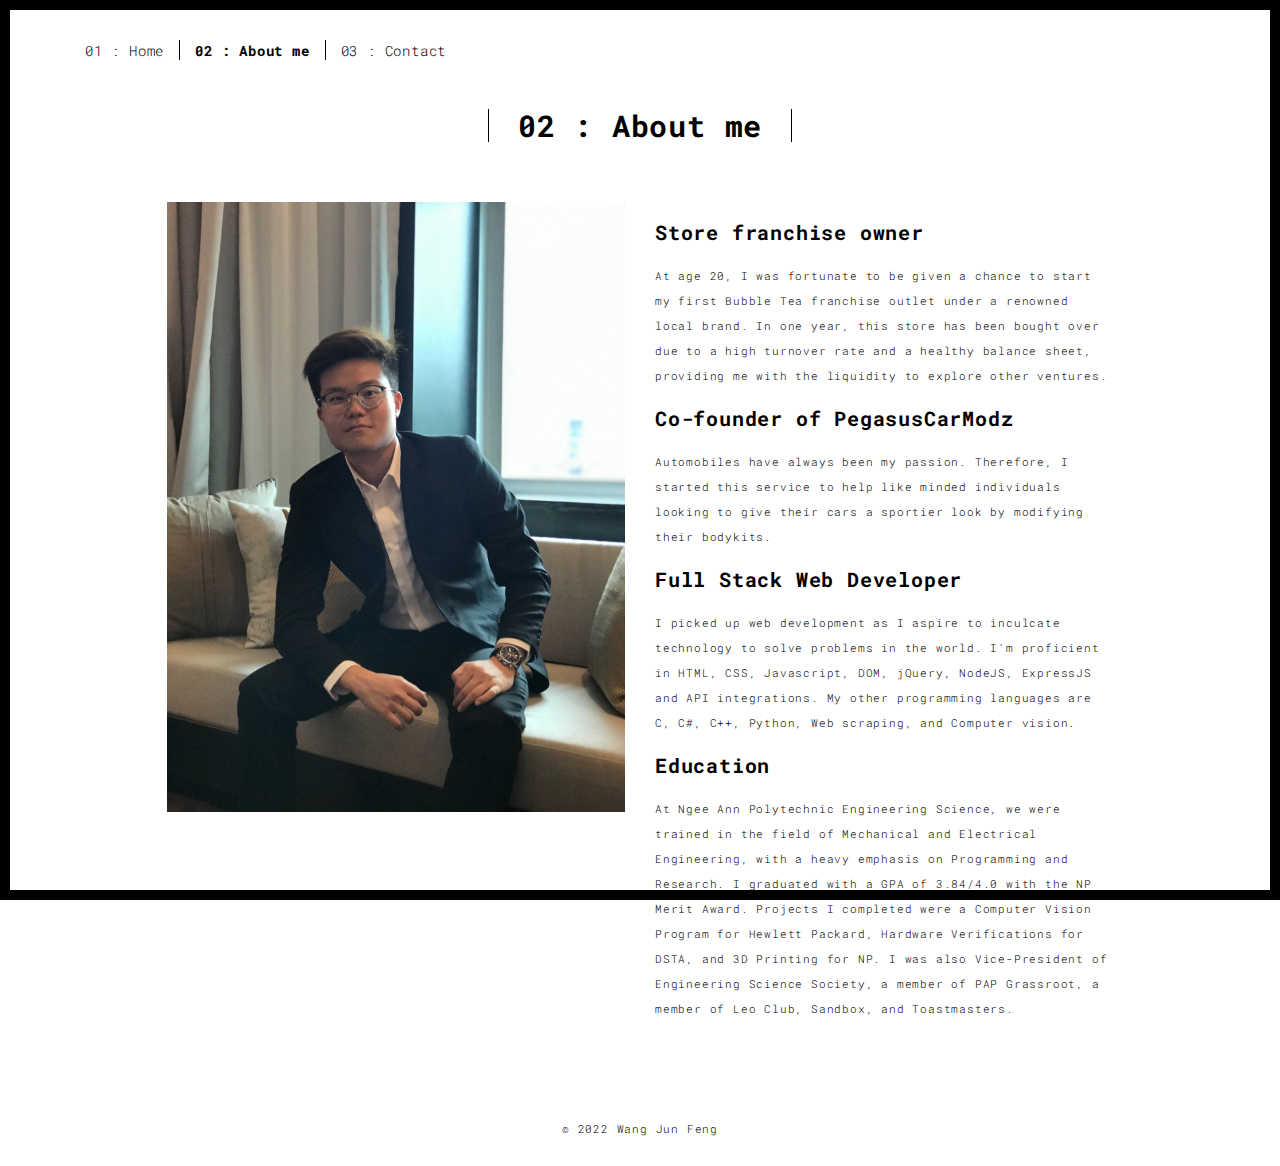
<file: about.html>
<!DOCTYPE html>
<html lang="en">

<head>
  <meta charset="UTF-8">
  <meta content="IE=edge" http-equiv="X-UA-Compatible">
  <meta content="width=device-width,initial-scale=1" name="viewport">
  <meta content="description" name="description">
  <meta name="google" content="notranslate" />
  <meta content="Mashup templates have been developped by Orson.io team" name="author">

  <!-- Disable tap highlight on IE -->
  <meta name="msapplication-tap-highlight" content="no">

  <link rel="apple-touch-icon" sizes="180x180" href="./assets/apple-icon-180x180.png">
  <link rel="icon" href="favicon.ico">

  <title>Jun Feng's Site</title>

<link href="./main.3f6952e4.css" rel="stylesheet"></head>

<body class="">
<div id="site-border-left"></div>
<div id="site-border-right"></div>
<div id="site-border-top"></div>
<div id="site-border-bottom"></div>
 <!-- Add your content of header -->
<header>
  <nav class="navbar  navbar-fixed-top navbar-default">
    <div class="container">
        <button type="button" class="navbar-toggle collapsed" data-toggle="collapse" data-target="#navbar-collapse" aria-expanded="false">
          <span class="sr-only">Toggle navigation</span>
          <span class="icon-bar"></span>
          <span class="icon-bar"></span>
          <span class="icon-bar"></span>
        </button>

      <div class="collapse navbar-collapse" id="navbar-collapse">
        <ul class="nav navbar-nav ">
          <li><a href="./index.html" title="">01 : Home</a></li>
          <!-- <li><a href="./works.html" title="">02 : Works</a></li> -->
          <li><a href="./about.html" title="">02 : About me</a></li>
          <li><a href="./contact.html" title="">03 : Contact</a></li>
          <!-- <li><a href="./components.html" title="">04 : Components</a></li> -->
        </ul>


      </div>
    </div>
  </nav>
</header>

<div class="section-container">
    <div class="container">
      <div class="row">
        <div class="col-xs-12">
          <div class="section-container-spacer text-center">
            <h1 class="h2">02 : About me</h1>
          </div>

          <div class="row">
            <div class="col-md-10 col-md-offset-1">
              <div class="row">
                <div class="col-xs-12 col-md-6">
                  <img src="./assets/images/profile.jpg" class="img-responsive" alt="">
                </div>

                <div class="col-xs-12 col-md-6">
                  <h3>Store franchise owner</h3>
                  <p>At age 20, I was fortunate to be given a chance to start my first Bubble Tea franchise outlet under a renowned local brand.
                  In one year, this store has been bought over due to a high turnover rate and a healthy balance sheet, providing me with the liquidity to
                  explore other ventures.</p>
                  <h3>Co-founder of PegasusCarModz</h3>
                  <p>Automobiles have always been my passion. Therefore, I started this service to help like minded individuals looking to give their cars a sportier look by
                  modifying their bodykits.</p>
                  <h3>Full Stack Web Developer</h3>
                  <p>I picked up web development as I aspire to inculcate technology to solve problems in the world. I'm proficient in HTML, CSS, Javascript, DOM, jQuery, NodeJS, ExpressJS
                  and API integrations. My other programming languages are C, C#, C++, Python, Web scraping, and Computer vision.
                  <h3>Education</h3>
                  <p>At Ngee Ann Polytechnic Engineering Science, we were trained in the field of Mechanical and Electrical Engineering, with a heavy emphasis on Programming and Research.
                  I graduated with a GPA of 3.84/4.0 with the NP Merit Award. Projects I completed were a Computer Vision Program for Hewlett Packard, Hardware Verifications for DSTA, and 3D Printing for NP.
                  I was also Vice-President of Engineering Science Society, a member of PAP Grassroot, a member of Leo Club, Sandbox, and Toastmasters.
                  </p>
                </div>
              </div>
            </div>
          </div>


       </div>
      </div>
    </div>
  </div>


<footer class="footer-container text-center">
  <div class="container">
    <div class="row">
      <div class="col-xs-12">
        <p class="copyright">© 2022 Wang Jun Feng</p>
      </div>
    </div>
  </div>
</footer>

<script>
  document.addEventListener("DOMContentLoaded", function (event) {
     navActivePage();
  });
</script>

<!-- Google Analytics: change UA-XXXXX-X to be your site's ID

<script>
  (function (i, s, o, g, r, a, m) {
    i['GoogleAnalyticsObject'] = r; i[r] = i[r] || function () {
      (i[r].q = i[r].q || []).push(arguments)
    }, i[r].l = 1 * new Date(); a = s.createElement(o),
      m = s.getElementsByTagName(o)[0]; a.async = 1; a.src = g; m.parentNode.insertBefore(a, m)
  })(window, document, 'script', '//www.google-analytics.com/analytics.js', 'ga');
  ga('create', 'UA-XXXXX-X', 'auto');
  ga('send', 'pageview');
</script>

--> <script type="text/javascript" src="./main.70a66962.js"></script></body>

</html>
</file>
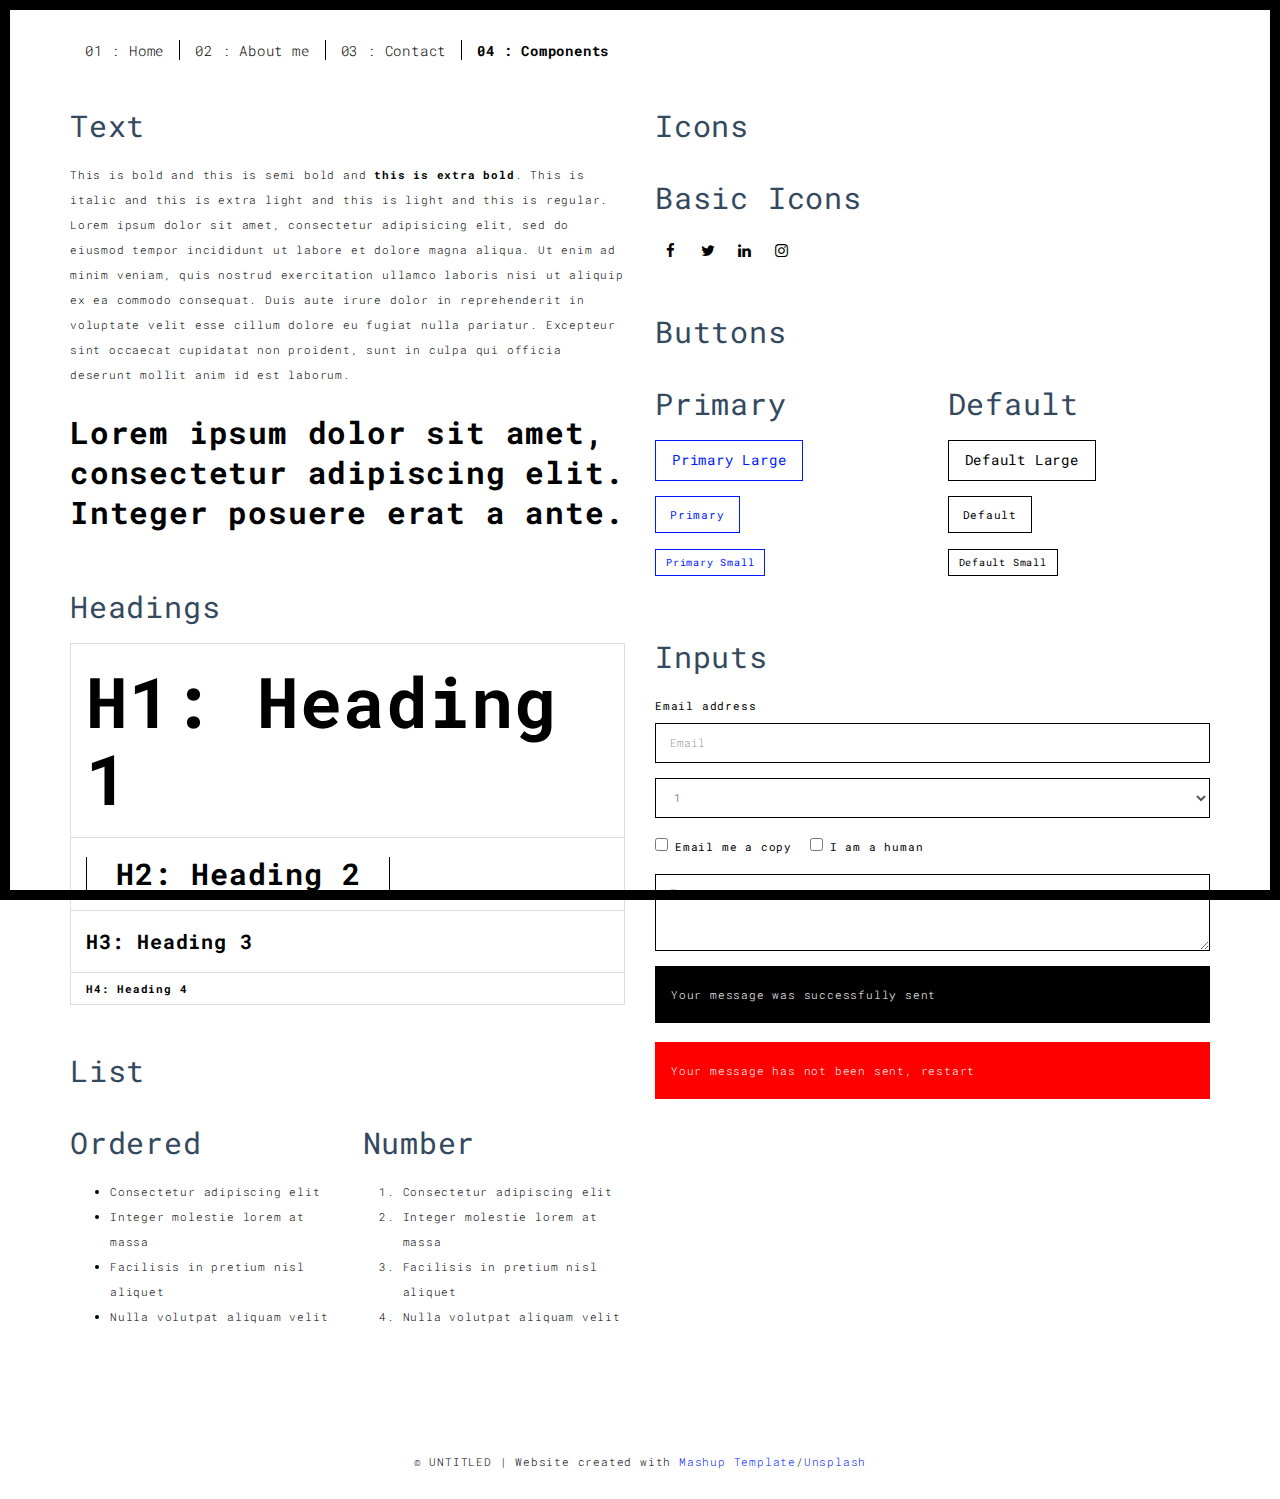
<file: components.html>
<!DOCTYPE html>
<html lang="en">

<head>
  <meta charset="UTF-8">
  <meta content="IE=edge" http-equiv="X-UA-Compatible">
  <meta content="width=device-width,initial-scale=1" name="viewport">
  <meta content="description" name="description">
  <meta name="google" content="notranslate" />
  <meta content="Mashup templates have been developped by Orson.io team" name="author">

  <!-- Disable tap highlight on IE -->
  <meta name="msapplication-tap-highlight" content="no">

  <link rel="apple-touch-icon" sizes="180x180" href="./assets/apple-icon-180x180.png">
  <link href="./assets/favicon.ico" rel="icon">

  <title>Title page</title>

<link href="./main.3f6952e4.css" rel="stylesheet"></head>

<body class="">
<div id="site-border-left"></div>
<div id="site-border-right"></div>
<div id="site-border-top"></div>
<div id="site-border-bottom"></div>
 <!-- Add your content of header -->
<header>
  <nav class="navbar  navbar-fixed-top navbar-default">
    <div class="container">
        <button type="button" class="navbar-toggle collapsed" data-toggle="collapse" data-target="#navbar-collapse" aria-expanded="false">
          <span class="sr-only">Toggle navigation</span>
          <span class="icon-bar"></span>
          <span class="icon-bar"></span>
          <span class="icon-bar"></span>
        </button>

      <div class="collapse navbar-collapse" id="navbar-collapse">
        <ul class="nav navbar-nav ">
          <li><a href="./index.html" title="">01 : Home</a></li>
          <!-- <li><a href="./works.html" title="">02 : Works</a></li> -->
          <li><a href="./about.html" title="">02 : About me</a></li>
          <li><a href="./contact.html" title="">03 : Contact</a></li>
          <li><a href="./components.html" title="">04 : Components</a></li>
        </ul>


      </div>
    </div>
  </nav>
</header>

<div class="section-container">

<!-- Add your site or app content here -->
  <div class="container">
    <div class="row">
      <div class="col-xs-12 col-md-6">

        <div class="template-example">
          <h2 class="template-title-example">Text</h2>
          <p>This is bold and this is semi bold and <b>this is extra bold</b>. This is italic and this is extra light and this is light
          and this is regular. Lorem ipsum dolor sit amet, consectetur adipisicing elit, sed do eiusmod
          tempor incididunt ut labore et dolore magna aliqua. Ut enim ad minim veniam,
          quis nostrud exercitation ullamco laboris nisi ut aliquip ex ea commodo
          consequat. Duis aute irure dolor in reprehenderit in voluptate velit esse
          cillum dolore eu fugiat nulla pariatur. Excepteur sint occaecat cupidatat non
          proident, sunt in culpa qui officia deserunt mollit anim id est laborum.

          <blockquote>
            <p>Lorem ipsum dolor sit amet, consectetur adipiscing elit. Integer posuere erat a ante.</p>
          </blockquote>

          </p>
        </div>

        <div class="template-example">
          <h2 class="template-title-example">Headings</h2>

          <table class="table table-bordered">
            <tr><td><h1>H1: Heading 1</h1></td></tr>
            <tr><td><h2>H2: Heading 2</h2></td></tr>
            <tr><td><h3>H3: Heading 3</h3></td></tr>
            <tr><td><h4>H4: Heading 4</h4></td></tr>
          </table>

        </div>


        <div class="template-example">
          <h2 class="template-title-example">List</h2>
          <div class="row">
            <div class="col-md-6">
              <h3 class="template-title-example">Ordered</h3>
              <ul>
                <li>Consectetur adipiscing elit</li>
                <li>Integer molestie lorem at massa</li>
                <li>Facilisis in pretium nisl aliquet</li>
                <li>Nulla volutpat aliquam velit</li>
              </ul>
            </div>
            <div class="col-md-6">
              <h3 class="template-title-example">Number</h3>
              <ol>
                <li>Consectetur adipiscing elit</li>
                <li>Integer molestie lorem at massa</li>
                <li>Facilisis in pretium nisl aliquet</li>
                <li>Nulla volutpat aliquam velit</li>
              </ol>
            </div>
          </div>
        </div>

      </div>

      <div class="col-xs-12 col-md-6">
        <div class="template-example">
          <h2 class="template-title-example">Icons</h2>

          <div class="row">

            <div class="col-md-6">
               <h3 class="template-title-example">Basic Icons</h2>
                <ul class="list-icons">
                  <li>
                    <span class="fa-icon">
                      <i class="fa fa-facebook"></i>
                    </span>
                  </li>
                  <li>
                    <span class="fa-icon">
                      <i class="fa fa-twitter"></i>
                    </span>
                  </li>
                  <li>
                    <span class="fa-icon">
                      <i class="fa fa-linkedin"></i>
                    </span>
                  </li>
                  <li>
                    <span class="fa-icon">
                      <i class="fa fa-instagram"></i>
                    </span>
                  </li>
                </ul>
            </div>

          </div>





        </div>

        <div class="template-example">
          <h2 class="template-title-example">Buttons</h2>
          <div class="row">
            <div class="col-md-6">
              <h3 class="template-title-example">Primary</h2>
              <div class="row">
                  <div class="col-md-6">
                  <p><a href="" class="btn btn-primary btn-lg">Primary Large</a></p>
                  <p><a href="" class="btn btn-primary">Primary </a></p>
                  <p><a href="" class="btn btn-primary btn-sm">Primary Small</a></p>
                </div>
              </div>


            </div>

            <div class="col-md-6">
              <h3 class="template-title-example">Default</h2>
              <div class="row">
                  <div class="col-md-6">
                  <p><a href="" class="btn btn-default btn-lg">Default Large</a></p>
                  <p><a href="" class="btn btn-default">Default </a></p>
                  <p><a href="" class="btn btn-default btn-sm">Default Small</a></p>
                </div>
              </div>

            </div>
          </div>
        </div>

        <div class="template-example">
          <h2 class="template-title-example">Inputs</h2>

            <div class="form-group">
              <label for="exampleInputEmail1">Email address</label>
              <input type="email" class="form-control" id="exampleInputEmail1" placeholder="Email">
            </div>

            <div class="form-group">
              <select class="form-control">
                <option>1</option>
                <option>2</option>
                <option>3</option>
                <option>4</option>
                <option>5</option>
              </select>
            </div>

            <div class="form-group">
              <label class="checkbox-inline">
                <input
                type="checkbox" id="inlineCheckbox1" value="option1"> Email me a copy
              </label>
              <label class="checkbox-inline">
                <input type="checkbox" id="inlineCheckbox2" value="option2"> I am a human
              </label>
            </div>

            <div class="form-group">
              <textarea class="form-control" rows="3" placeholder="Enter your message"></textarea>
            </div>

            <div class="alert alert-success" role="alert">Your message was successfully sent</div>
            <div class="alert alert-danger" role="alert">Your message has not been sent, restart</div>
        </div>




      </div>
    </div>
  </div>
</div>

<footer class="footer-container text-center">
  <div class="container">
    <div class="row">
      <div class="col-xs-12">
        <p>© UNTITLED | Website created with <a href="http://www.mashup-template.com/" title="Create website with free html template">Mashup Template</a>/<a href="https://www.unsplash.com/" title="Beautiful Free Images">Unsplash</a></p>
      </div>
    </div>
  </div>
</footer>

<script>
  document.addEventListener("DOMContentLoaded", function (event) {
     navActivePage();
  });
</script>

<!-- Google Analytics: change UA-XXXXX-X to be your site's ID

<script>
  (function (i, s, o, g, r, a, m) {
    i['GoogleAnalyticsObject'] = r; i[r] = i[r] || function () {
      (i[r].q = i[r].q || []).push(arguments)
    }, i[r].l = 1 * new Date(); a = s.createElement(o),
      m = s.getElementsByTagName(o)[0]; a.async = 1; a.src = g; m.parentNode.insertBefore(a, m)
  })(window, document, 'script', '//www.google-analytics.com/analytics.js', 'ga');
  ga('create', 'UA-XXXXX-X', 'auto');
  ga('send', 'pageview');
</script>

--> <script type="text/javascript" src="./main.70a66962.js"></script></body>

</html>
</file>
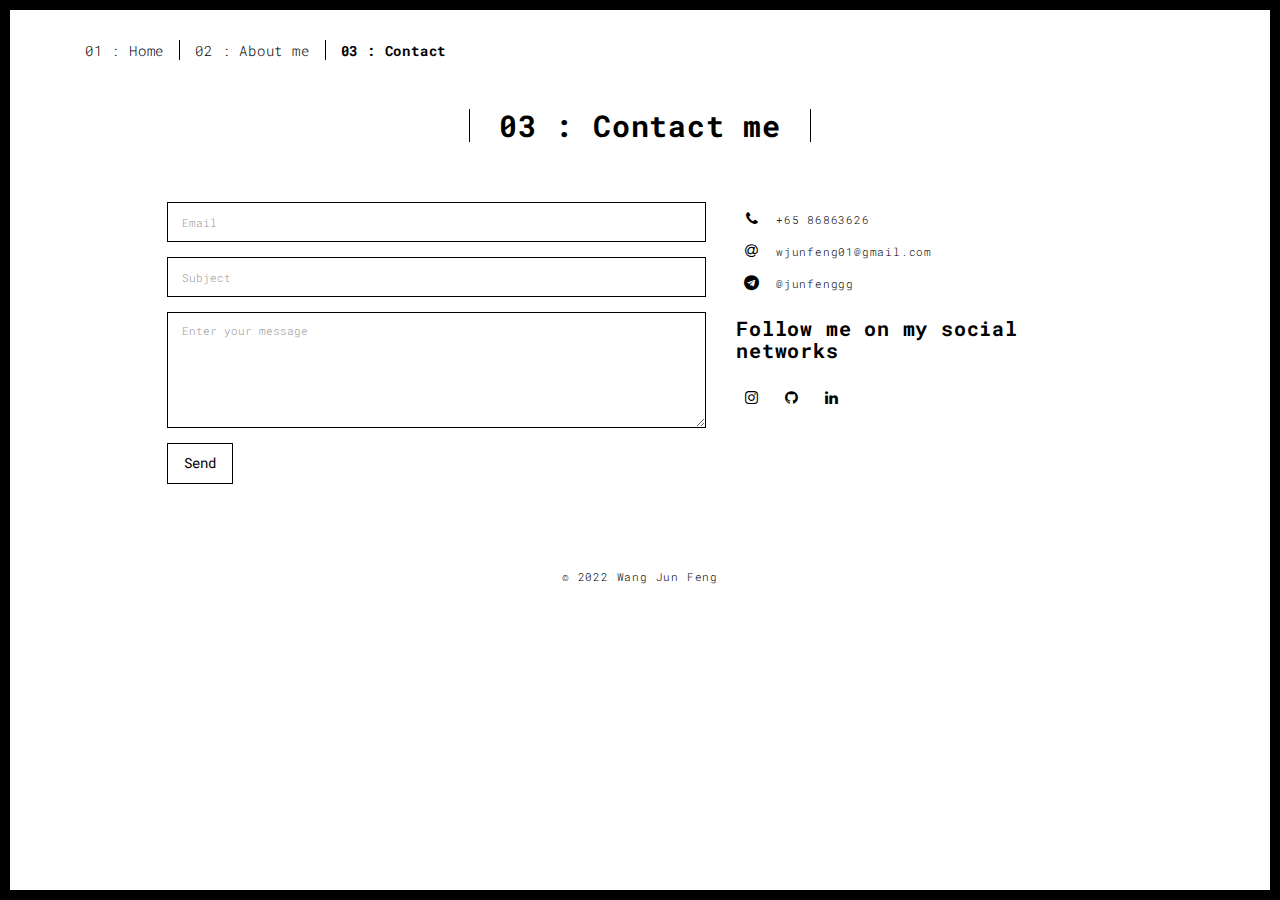
<file: contact.html>
<!DOCTYPE html>
<html lang="en">

<head>
  <meta charset="UTF-8">
  <meta content="IE=edge" http-equiv="X-UA-Compatible">
  <meta content="width=device-width,initial-scale=1" name="viewport">
  <meta content="description" name="description">
  <meta name="google" content="notranslate" />
  <meta content="Mashup templates have been developped by Orson.io team" name="author">

  <!-- Disable tap highlight on IE -->
  <meta name="msapplication-tap-highlight" content="no">

  <link rel="apple-touch-icon" sizes="180x180" href="./assets/apple-icon-180x180.png">
  <link rel="icon" href="favicon.ico">

  <title>Jun Feng's Site</title>

<link href="./main.3f6952e4.css" rel="stylesheet"></head>

<body class="">
<div id="site-border-left"></div>
<div id="site-border-right"></div>
<div id="site-border-top"></div>
<div id="site-border-bottom"></div>
 <!-- Add your content of header -->
<header>
  <nav class="navbar  navbar-fixed-top navbar-default">
    <div class="container">
        <button type="button" class="navbar-toggle collapsed" data-toggle="collapse" data-target="#navbar-collapse" aria-expanded="false">
          <span class="sr-only">Toggle navigation</span>
          <span class="icon-bar"></span>
          <span class="icon-bar"></span>
          <span class="icon-bar"></span>
        </button>

      <div class="collapse navbar-collapse" id="navbar-collapse">
        <ul class="nav navbar-nav ">
          <li><a href="./index.html" title="">01 : Home</a></li>
          <!-- <li><a href="./works.html" title="">02 : Works</a></li> -->
          <li><a href="./about.html" title="">02 : About me</a></li>
          <li><a href="./contact.html" title="">03 : Contact</a></li>
          <!-- <li><a href="./components.html" title="">04 : Components</a></li> -->
        </ul>


      </div>
    </div>
  </nav>
</header>

<div class="section-container">
    <div class="container">
      <div class="row">
        <div class="col-xs-12">
          <div class="section-container-spacer text-center">
            <h1 class="h2">03 : Contact me</h1>
          </div>

          <div class="row">
            <div class="col-md-10 col-md-offset-1">
               <form action="mailto:wjunfeng01@gmail.com" class="reveal-content">
                  <div class="row">
                    <div class="col-md-7">
                      <div class="form-group">
                        <input type="email" class="form-control" id="email" placeholder="Email">
                      </div>
                      <div class="form-group">
                        <input type="text" class="form-control" id="subject" placeholder="Subject">
                      </div>
                      <div class="form-group">
                        <textarea class="form-control" rows="5" placeholder="Enter your message"></textarea>
                      </div>
                      <button type="submit" class="btn btn-default btn-lg">Send</button>
                    </div>
                    <div class="col-md-5 address-container">
                      <ul class="list-unstyled">
                        <li>
                          <span class="fa-icon">
                            <i class="fa fa-phone" aria-hidden="true"></i>
                          </span>
                          +65 86863626
                        </li>
                        <li>
                          <span class="fa-icon">
                            <i class="fa fa-at" aria-hidden="true"></i>
                          </span>
                          wjunfeng01@gmail.com
                        </li>
                        <li>
                          <span class="fa-icon">
                            <i class="fa fa fa-telegram" aria-hidden="true"></i>
                          </span>
                          @junfenggg
                        </li>
                      </ul>
                      <h3>Follow me on my social networks</h3>
                      <a href="https://www.instagram.com/invites/contact/?i=yk7pyolo1r8c&utm_content=5q2bgt" title="" class="fa-icon">
                        <i class="fa fa-instagram"></i>
                      </a>
                      <a href="https://github.com/wjunfeng01" title="" class="fa-icon">
                        <i class="fa fa-github"></i>
                      </a>
                      <a href="https://www.linkedin.com/in/wang-jun-feng-20235a168" title="" class="fa-icon">
                        <i class="fa fa-linkedin"></i>
                      </a>

                    </div>
                  </div>
                </form>
            </div>

          </div>

       </div>
      </div>
    </div>
  </div>


<footer class="footer-container text-center">
  <div class="container">
    <div class="row">
      <div class="col-xs-12">
        <p class="copyright">© 2022 Wang Jun Feng</p>
      </div>
    </div>
  </div>
</footer>

<script>
  document.addEventListener("DOMContentLoaded", function (event) {
     navActivePage();
  });
</script>

<!-- Google Analytics: change UA-XXXXX-X to be your site's ID

<script>
  (function (i, s, o, g, r, a, m) {
    i['GoogleAnalyticsObject'] = r; i[r] = i[r] || function () {
      (i[r].q = i[r].q || []).push(arguments)
    }, i[r].l = 1 * new Date(); a = s.createElement(o),
      m = s.getElementsByTagName(o)[0]; a.async = 1; a.src = g; m.parentNode.insertBefore(a, m)
  })(window, document, 'script', '//www.google-analytics.com/analytics.js', 'ga');
  ga('create', 'UA-XXXXX-X', 'auto');
  ga('send', 'pageview');
</script>

--> <script type="text/javascript" src="./main.70a66962.js"></script></body>

</html>
</file>
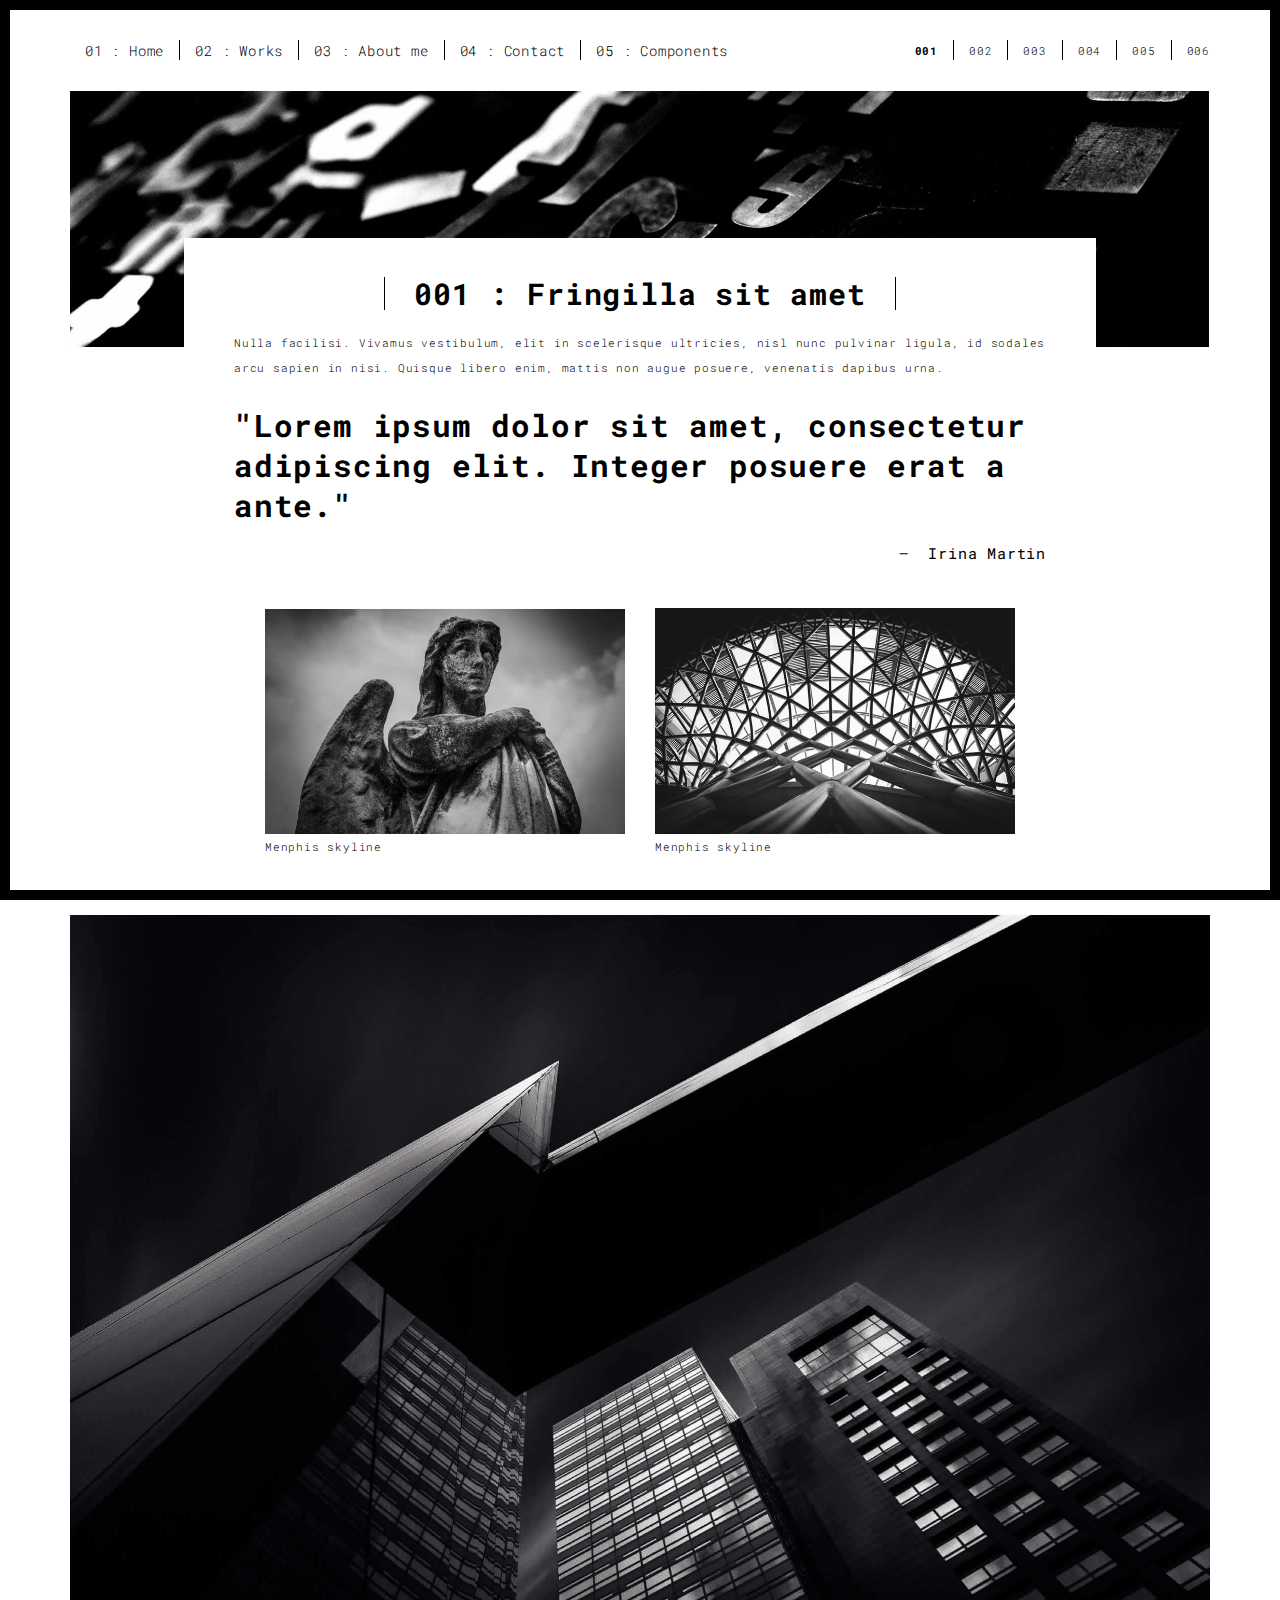
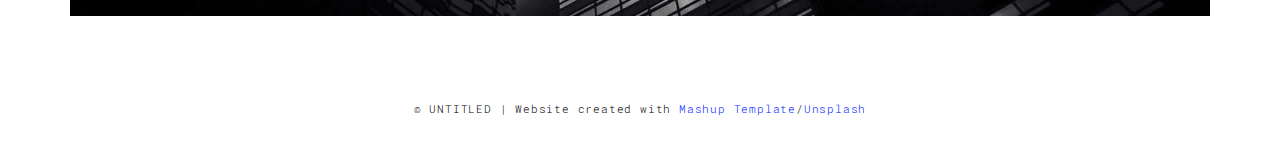
<file: work.html>
<!DOCTYPE html>
<html lang="en">

<head>
  <meta charset="UTF-8">
  <meta content="IE=edge" http-equiv="X-UA-Compatible">
  <meta content="width=device-width,initial-scale=1" name="viewport">
  <meta content="description" name="description">
  <meta name="google" content="notranslate" />
  <meta content="Mashup templates have been developped by Orson.io team" name="author">

  <!-- Disable tap highlight on IE -->
  <meta name="msapplication-tap-highlight" content="no">
  
  <link rel="apple-touch-icon" sizes="180x180" href="./assets/apple-icon-180x180.png">
  <link href="./assets/favicon.ico" rel="icon">

  <title>Title page</title>  

<link href="./main.3f6952e4.css" rel="stylesheet"></head>

<body class="">
<div id="site-border-left"></div>
<div id="site-border-right"></div>
<div id="site-border-top"></div>
<div id="site-border-bottom"></div>
<!-- Add your content of header -->
<header>
  <nav class="navbar  navbar-fixed-top navbar-default">
    <div class="container">
        <button type="button" class="navbar-toggle collapsed" data-toggle="collapse" data-target="#navbar-collapse" aria-expanded="false">
          <span class="sr-only">Toggle navigation</span>
          <span class="icon-bar"></span>
          <span class="icon-bar"></span>
          <span class="icon-bar"></span>
        </button>

      <div class="collapse navbar-collapse" id="navbar-collapse">
        <ul class="nav navbar-nav ">
          <li><a href="./index.html" title="">01 : Home</a></li>
          <li><a href="./works.html" title="">02 : Works</a></li>
          <li><a href="./about.html" title="">03 : About me</a></li>
          <li><a href="./contact.html" title="">04 : Contact</a></li>
          <li><a href="./components.html" title="">05 : Components</a></li>
        </ul>


          <ul class="nav navbar-nav navbar-right navbar-small visible-md visible-lg">
            <li><a href="./index.html" title="" class="active">001</a></li>
            <li><a href="./index.html" title="">002</a></li>
            <li><a href="./index.html" title="">003</a></li>
            <li><a href="./index.html" title="">004</a></li>
            <li><a href="./index.html" title="">005</a></li>
            <li><a href="./index.html" title="">006</a></li>
          </ul>


      </div> 
    </div>
  </nav>
</header>
<div class="section-container">
  <div class="container">
    <div class="row">
      <div class="col-xs-12">
        <img src="./assets/images/work001-01.jpg" class="img-responsive" alt="">
        <div class="card-container">
          <div class="text-center">
            <h1 class="h2">001 : Fringilla sit amet</h1>
          </div>
          <p>Nulla facilisi. Vivamus vestibulum, elit in scelerisque ultricies, nisl nunc pulvinar ligula, id sodales arcu sapien in nisi. Quisque libero enim, mattis non augue posuere, venenatis dapibus urna.</p>

          <blockquote>
            <p>"Lorem ipsum dolor sit amet, consectetur adipiscing elit. Integer posuere erat a ante."</p>
            <small class="pull-right">Irina Martin</small>
          </blockquote>
        </div>
      </div>

      
      
      <div class="col-md-8 col-md-offset-2 section-container-spacer">
        <div class="row">
          <div class="col-xs-12 col-md-6">
            <img src="./assets/images/work001-02.jpg" class="img-responsive" alt="">
            <p>Menphis skyline</p>
          </div>
          <div class="col-xs-12 col-md-6">
            <img src="./assets/images/work001-03.jpg" class="img-responsive" alt="">
            <p>Menphis skyline</p>
          </div>
        </div>
      </div>

      <div class="col-xs-12">
        <img src="./assets/images/work001-04.jpg" class="img-responsive" alt="">
      </div>

    </div>
  </div>
</div>


<footer class="footer-container text-center">
  <div class="container">
    <div class="row">
      <div class="col-xs-12">
        <p>© UNTITLED | Website created with <a href="http://www.mashup-template.com/" title="Create website with free html template">Mashup Template</a>/<a href="https://www.unsplash.com/" title="Beautiful Free Images">Unsplash</a></p>
      </div>
    </div>
  </div>
</footer>

<script>
  document.addEventListener("DOMContentLoaded", function (event) {
     navActivePage();
  });
</script>

<!-- Google Analytics: change UA-XXXXX-X to be your site's ID 

<script>
  (function (i, s, o, g, r, a, m) {
    i['GoogleAnalyticsObject'] = r; i[r] = i[r] || function () {
      (i[r].q = i[r].q || []).push(arguments)
    }, i[r].l = 1 * new Date(); a = s.createElement(o),
      m = s.getElementsByTagName(o)[0]; a.async = 1; a.src = g; m.parentNode.insertBefore(a, m)
  })(window, document, 'script', '//www.google-analytics.com/analytics.js', 'ga');
  ga('create', 'UA-XXXXX-X', 'auto');
  ga('send', 'pageview');
</script>

--> <script type="text/javascript" src="./main.70a66962.js"></script></body>

</html>
</file>
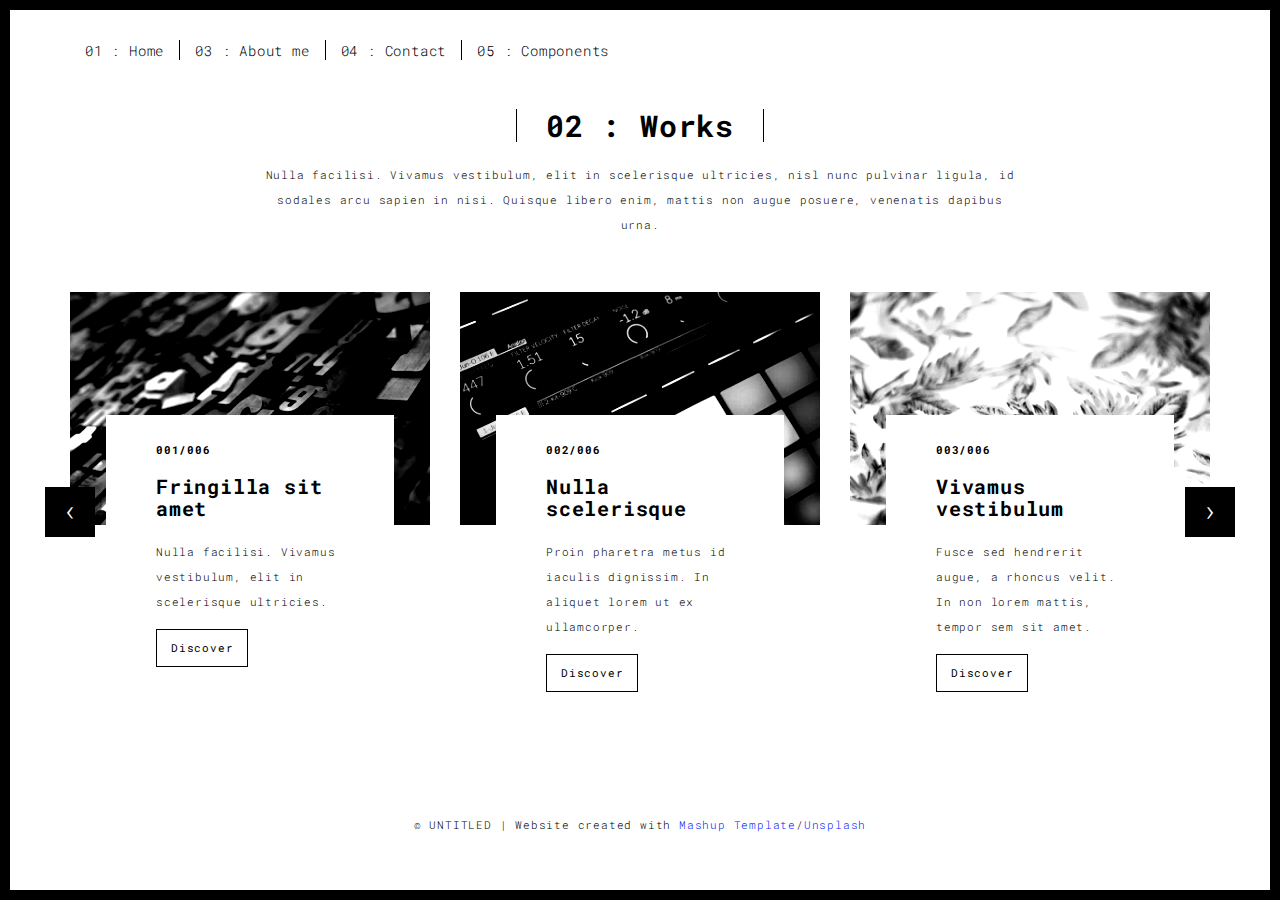
<file: works.html>
<!DOCTYPE html>
<html lang="en">

<head>
  <meta charset="UTF-8">
  <meta content="IE=edge" http-equiv="X-UA-Compatible">
  <meta content="width=device-width,initial-scale=1" name="viewport">
  <meta content="description" name="description">
  <meta name="google" content="notranslate" />
  <meta content="Mashup templates have been developped by Orson.io team" name="author">

  <!-- Disable tap highlight on IE -->
  <meta name="msapplication-tap-highlight" content="no">

  <link rel="apple-touch-icon" sizes="180x180" href="./assets/apple-icon-180x180.png">
  <link href="./assets/favicon.ico" rel="icon">

  <title>Title page</title>

<link href="./main.3f6952e4.css" rel="stylesheet"></head>

<body class="">
<div id="site-border-left"></div>
<div id="site-border-right"></div>
<div id="site-border-top"></div>
<div id="site-border-bottom"></div>
 <!-- Add your content of header -->
<header>
  <nav class="navbar  navbar-fixed-top navbar-default">
    <div class="container">
        <button type="button" class="navbar-toggle collapsed" data-toggle="collapse" data-target="#navbar-collapse" aria-expanded="false">
          <span class="sr-only">Toggle navigation</span>
          <span class="icon-bar"></span>
          <span class="icon-bar"></span>
          <span class="icon-bar"></span>
        </button>

      <div class="collapse navbar-collapse" id="navbar-collapse">
        <ul class="nav navbar-nav ">
          <li><a href="./index.html" title="">01 : Home</a></li>
          <!-- <li><a href="./works.html" title="">02 : Works</a></li> -->
          <li><a href="./about.html" title="">03 : About me</a></li>
          <li><a href="./contact.html" title="">04 : Contact</a></li>
          <li><a href="./components.html" title="">05 : Components</a></li>
        </ul>


      </div>
    </div>
  </nav>
</header>

<div class="section-container">
  <div class="container">
    <div class="row">

      <div class="col-sm-8 col-sm-offset-2 section-container-spacer">
        <div class="text-center">
          <h1 class="h2">02 : Works</h1>
          <p>Nulla facilisi. Vivamus vestibulum, elit in scelerisque ultricies, nisl nunc pulvinar ligula, id sodales arcu sapien in nisi. Quisque libero enim, mattis non augue posuere, venenatis dapibus urna.</p>
        </div>
      </div>

      <div class="col-md-12">

      <div id="myCarousel" class="carousel slide projects-carousel">
        <!-- Carousel items -->
        <div class="carousel-inner">
            <div class="item active">
                <div class="row">
                    <div class="col-sm-4">

                      <a href="./work.html" title="" class="black-image-project-hover">
                        <img src="./assets/images/work01-hover.jpg" alt="" class="img-responsive">
                      </a>
                      <div class="card-container card-container-lg">
                        <h4>001/006</h4>
                        <h3>Fringilla sit amet</h3>
                        <p>Nulla facilisi. Vivamus vestibulum, elit in scelerisque ultricies.</p>
                        <a href="./work.html" title="" class="btn btn-default">Discover</a>
                      </div>
                    </div>
                    <div class="col-sm-4">
                      <a href="./work.html" title="" class="black-image-project-hover">
                        <img src="./assets/images/work02-hover.jpg" alt="" class="img-responsive">
                      </a>
                      <div class="card-container card-container-lg">
                        <h4>002/006</h4>
                        <h3>Nulla scelerisque</h3>
                        <p>Proin pharetra metus id iaculis dignissim. In aliquet lorem ut ex ullamcorper.</p>
                        <a href="./work.html" title="" class="btn btn-default">Discover</a>
                      </div>
                    </div>
                    <div class="col-sm-4">
                      <a href="./work.html" title="" class="black-image-project-hover">
                        <img src="./assets/images/work03-hover.jpg" alt="" class="img-responsive">
                      </a>
                      <div class="card-container card-container-lg">
                        <h4>003/006</h4>
                        <h3>Vivamus vestibulum</h3>
                        <p>Fusce sed hendrerit augue, a rhoncus velit. In non lorem mattis, tempor sem sit amet.</p>
                        <a href="./work.html" title="" class="btn btn-default">Discover</a>
                      </div>
                    </div>

                </div>
                <!--/row-->
            </div>
            <!--/item-->
            <div class="item">
                <div class="row">
                  <div class="col-sm-4">
                    <a href="./work.html" class="black-image-project-hover">
                      <img src="./assets/images/work02-hover.jpg" alt="Image" class="img-responsive">
                    </a>
                    <div class="card-container">
                      <h4>004/006</h4>
                      <h3>Nulla scelerisque</h3>
                      <p>Proin pharetra metus id iaculis dignissim. In aliquet lorem ut ex ullamcorper.</p>
                      <a href="./work.html" class="btn btn-default">Discover</a>
                    </div>
                  </div>
                   <div class="col-sm-4">
                      <a href="./work.html" class="black-image-project-hover">
                        <img src="./assets/images/work01-hover.jpg" alt="Image" class="img-responsive">
                      </a>
                      <div class="card-container">
                        <h4>005/006</h4>
                        <h3>Fringilla sit amet</h3>
                        <p>Nulla facilisi. Vivamus vestibulum, elit in scelerisque ultricies.</p>
                        <a href="./work.html" class="btn btn-default">Discover</a>
                      </div>
                    </div>

                    <div class="col-sm-4">
                      <a href="./work.html" class="black-image-project-hover">
                        <img src="./assets/images/work03-hover.jpg" alt="Image" class="img-responsive">
                      </a>
                      <div class="card-container">
                        <h4>006/006</h4>
                        <h3>Vivamus vestibulum</h3>
                        <p>Fusce sed hendrerit augue, a rhoncus velit. In non lorem mattis, tempor sem sit amet.</p>
                        <a href="./work.html" class="btn btn-default">Discover</a>
                      </div>
                    </div>

                </div>
                <!--/row-->
            </div>

            <!--/item-->
        </div>
        <!--/carousel-inner-->
        <a class="left carousel-control" href="#myCarousel" data-slide="prev">‹</a>

        <a class="right carousel-control" href="#myCarousel" data-slide="next">›</a>
     </div>



    <!--/myCarousel-->
    </div>



    </div>
  </div>
</div>


<footer class="footer-container text-center">
  <div class="container">
    <div class="row">
      <div class="col-xs-12">
        <p>© UNTITLED | Website created with <a href="http://www.mashup-template.com/" title="Create website with free html template">Mashup Template</a>/<a href="https://www.unsplash.com/" title="Beautiful Free Images">Unsplash</a></p>
      </div>
    </div>
  </div>
</footer>

<script>
  document.addEventListener("DOMContentLoaded", function (event) {
     navActivePage();
  });
</script>

<!-- Google Analytics: change UA-XXXXX-X to be your site's ID

<script>
  (function (i, s, o, g, r, a, m) {
    i['GoogleAnalyticsObject'] = r; i[r] = i[r] || function () {
      (i[r].q = i[r].q || []).push(arguments)
    }, i[r].l = 1 * new Date(); a = s.createElement(o),
      m = s.getElementsByTagName(o)[0]; a.async = 1; a.src = g; m.parentNode.insertBefore(a, m)
  })(window, document, 'script', '//www.google-analytics.com/analytics.js', 'ga');
  ga('create', 'UA-XXXXX-X', 'auto');
  ga('send', 'pageview');
</script>

--> <script type="text/javascript" src="./main.70a66962.js"></script></body>

</html>
</file>
<file: main.3f6952e4.css>
@import url(https://fonts.googleapis.com/css?family=Roboto:900|Roboto+Mono:300,400,700);
@import url(https://maxcdn.bootstrapcdn.com/font-awesome/4.7.0/css/font-awesome.min.css);

/*!
 * Bootstrap v3.3.7 (http://getbootstrap.com)
 * Copyright 2011-2016 Twitter, Inc.
 * Licensed under MIT (https://github.com/twbs/bootstrap/blob/master/LICENSE)
 */
/*! normalize.css v3.0.3 | MIT License | github.com/necolas/normalize.css */
html {
  font-family: sans-serif;
  -ms-text-size-adjust: 100%;
  -webkit-text-size-adjust: 100%
}

body {
  margin: 0
}

article, aside, details, figcaption, figure, footer, header, hgroup, main, menu, nav, section, summary {
  display: block
}

audio, canvas, progress, video {
  display: inline-block;
  vertical-align: baseline
}

audio:not([controls]) {
  display: none;
  height: 0
}

[hidden], template {
  display: none
}

a {
  background-color: transparent
}

a:active, a:hover {
  outline: 0
}

abbr[title] {
  border-bottom: 1px dotted
}

b, strong {
  font-weight: 700
}

dfn {
  font-style: italic
}

h1 {
  font-size: 2em;
  margin: .67em 0
}

mark {
  background: #ff0;
  color: #000
}

small {
  font-size: 80%
}

sub, sup {
  font-size: 75%;
  line-height: 0;
  position: relative;
  vertical-align: baseline
}

sup {
  top: -.5em
}

sub {
  bottom: -.25em
}

img {
  border: 0
}

svg:not(:root) {
  overflow: hidden
}

figure {
  margin: 1em 40px
}

hr {
  box-sizing: content-box;
  height: 0
}

pre {
  overflow: auto
}

code, kbd, pre, samp {
  font-family: monospace, monospace;
  font-size: 1em
}

button, input, optgroup, select, textarea {
  color: inherit;
  font: inherit;
  margin: 0
}

button {
  overflow: visible
}

button, select {
  text-transform: none
}

button, html input[type=button], input[type=reset], input[type=submit] {
  -webkit-appearance: button;
  cursor: pointer
}

button[disabled], html input[disabled] {
  cursor: default
}

button::-moz-focus-inner, input::-moz-focus-inner {
  border: 0;
  padding: 0
}

input {
  line-height: normal
}

input[type=checkbox], input[type=radio] {
  box-sizing: border-box;
  padding: 0
}

input[type=number]::-webkit-inner-spin-button, input[type=number]::-webkit-outer-spin-button {
  height: auto
}

input[type=search] {
  -webkit-appearance: textfield;
  box-sizing: content-box
}

input[type=search]::-webkit-search-cancel-button, input[type=search]::-webkit-search-decoration {
  -webkit-appearance: none
}

fieldset {
  border: 1px solid silver;
  margin: 0 2px;
  padding: .35em .625em .75em
}

textarea {
  overflow: auto
}

optgroup {
  font-weight: 700
}

table {
  border-collapse: collapse;
  border-spacing: 0
}

td, th {
  padding: 0
}

/*! Source: https://github.com/h5bp/html5-boilerplate/blob/master/src/css/main.css */
@media print {
  *, :after, :before {
    background: transparent !important;
    color: #000 !important;
    box-shadow: none !important;
    text-shadow: none !important
  }

  a, a:visited {
    text-decoration: underline
  }

  a[href]:after {
    content: " (" attr(href) ")"
  }

  abbr[title]:after {
    content: " (" attr(title) ")"
  }

  a[href^="#"]:after, a[href^="javascript:"]:after {
    content: ""
  }

  blockquote, pre {
    border: 1px solid #999;
    page-break-inside: avoid
  }

  thead {
    display: table-header-group
  }

  img, tr {
    page-break-inside: avoid
  }

  img {
    max-width: 100% !important
  }

  h2, h3, p {
    orphans: 3;
    widows: 3
  }

  h2, h3 {
    page-break-after: avoid
  }

  .navbar {
    display: none
  }

  .btn>.caret, .dropup>.btn>.caret {
    border-top-color: #000 !important
  }

  .label {
    border: 1px solid #000
  }

  .table {
    border-collapse: collapse !important
  }

  .table td, .table th {
    background-color: #fff !important
  }

  .table-bordered td, .table-bordered th {
    border: 1px solid #ddd !important
  }
}

*, :after, :before {
  -webkit-box-sizing: border-box;
  -moz-box-sizing: border-box;
  box-sizing: border-box
}

html {
  font-size: 10px;
  -webkit-tap-highlight-color: transparent
}

body {
  font-family: Roboto Mono, Helvetica, Arial, sans-serif;
  font-size: 11px;
  line-height: 1.78;
  color: #000;
  background-color: #fff
}

button, input, select, textarea {
  font-family: inherit;
  font-size: inherit;
  line-height: inherit
}

a {
  color: #001aff;
  text-decoration: none
}

a:focus, a:hover {
  color: #0012b3;
  text-decoration: underline
}

a:focus {
  outline: 5px auto -webkit-focus-ring-color;
  outline-offset: -2px
}

figure {
  margin: 0
}

img {
  vertical-align: middle
}

.img-responsive {
  display: block;
  max-width: 100%;
  height: auto
}

.img-rounded {
  border-radius: 0
}

.img-thumbnail {
  padding: 4px;
  line-height: 1.78;
  background-color: #fff;
  border: 1px solid #ddd;
  border-radius: 0;
  -webkit-transition: all .2s ease-in-out;
  -o-transition: all .2s ease-in-out;
  transition: all .2s ease-in-out;
  display: inline-block;
  max-width: 100%;
  height: auto
}

.img-circle {
  border-radius: 50%
}

hr {
  margin-top: 19px;
  margin-bottom: 19px;
  border: 0;
  border-top: 1px solid #eee
}

.sr-only {
  position: absolute;
  width: 1px;
  height: 1px;
  margin: -1px;
  padding: 0;
  overflow: hidden;
  clip: rect(0, 0, 0, 0);
  border: 0
}

.sr-only-focusable:active, .sr-only-focusable:focus {
  position: static;
  width: auto;
  height: auto;
  margin: 0;
  overflow: visible;
  clip: auto
}

[role=button] {
  cursor: pointer
}

.h1, .h2, .h3, .h4, .h5, .h6, h1, h2, h3, h4, h5, h6 {
  font-family: Roboto Mono, Helvetica, Arial, sans-serif;
  font-weight: 700;
  line-height: 1.1;
  color: #000
}

.h1 .small, .h1 small, .h2 .small, .h2 small, .h3 .small, .h3 small, .h4 .small, .h4 small, .h5 .small, .h5 small, .h6 .small, .h6 small, h1 .small, h1 small, h2 .small, h2 small, h3 .small, h3 small, h4 .small, h4 small, h5 .small, h5 small, h6 .small, h6 small {
  font-weight: 400;
  line-height: 1;
  color: #777
}

.h1, .h2, .h3, h1, h2, h3 {
  margin-top: 19px;
  margin-bottom: 9.5px
}

.h1 .small, .h1 small, .h2 .small, .h2 small, .h3 .small, .h3 small, h1 .small, h1 small, h2 .small, h2 small, h3 .small, h3 small {
  font-size: 65%
}

.h4, .h5, .h6, h4, h5, h6 {
  margin-top: 9.5px;
  margin-bottom: 9.5px
}

.h4 .small, .h4 small, .h5 .small, .h5 small, .h6 .small, .h6 small, h4 .small, h4 small, h5 .small, h5 small, h6 .small, h6 small {
  font-size: 75%
}

.h1, h1 {
  font-size: 70px
}

.h2, h2 {
  font-size: 30px
}

.h3, h3 {
  font-size: 20px
}

.h4, .h5, h4, h5 {
  font-size: 11px
}

.h6, h6 {
  font-size: 10px
}

p {
  margin: 0 0 9.5px
}

.lead {
  margin-bottom: 19px;
  font-size: 12px;
  font-weight: 300;
  line-height: 1.4
}

@media (min-width:768px) {
  .lead {
    font-size: 16.5px
  }
}

.small, small {
  font-size: 90%
}

.mark, mark {
  background-color: #fcf8e3;
  padding: .2em
}

.text-left {
  text-align: left
}

.text-right {
  text-align: right
}

.text-center {
  text-align: center
}

.text-justify {
  text-align: justify
}

.text-nowrap {
  white-space: nowrap
}

.text-lowercase {
  text-transform: lowercase
}

.initialism, .text-uppercase {
  text-transform: uppercase
}

.text-capitalize {
  text-transform: capitalize
}

.text-muted {
  color: #777
}

.text-primary {
  color: #001aff
}

a.text-primary:focus, a.text-primary:hover {
  color: #0015cc
}

.text-success {
  color: #fff
}

a.text-success:focus, a.text-success:hover {
  color: #e6e6e6
}

.text-info {
  color: #31708f
}

a.text-info:focus, a.text-info:hover {
  color: #245269
}

.text-warning {
  color: #8a6d3b
}

a.text-warning:focus, a.text-warning:hover {
  color: #66512c
}

.text-danger {
  color: #fff
}

a.text-danger:focus, a.text-danger:hover {
  color: #e6e6e6
}

.bg-primary {
  color: #fff;
  background-color: #001aff
}

a.bg-primary:focus, a.bg-primary:hover {
  background-color: #0015cc
}

.bg-success, a.bg-success:focus, a.bg-success:hover {
  background-color: #000
}

.bg-info {
  background-color: #d9edf7
}

a.bg-info:focus, a.bg-info:hover {
  background-color: #afd9ee
}

.bg-warning {
  background-color: #fcf8e3
}

a.bg-warning:focus, a.bg-warning:hover {
  background-color: #f7ecb5
}

.bg-danger {
  background-color: red
}

a.bg-danger:focus, a.bg-danger:hover {
  background-color: #c00
}

.page-header {
  padding-bottom: 8.5px;
  margin: 38px 0 19px;
  border-bottom: 1px solid #eee
}

ol, ul {
  margin-top: 0;
  margin-bottom: 9.5px
}

ol ol, ol ul, ul ol, ul ul {
  margin-bottom: 0
}

.list-inline, .list-unstyled {
  padding-left: 0;
  list-style: none
}

.list-inline {
  margin-left: -5px
}

.list-inline>li {
  display: inline-block;
  padding-left: 5px;
  padding-right: 5px
}

dl {
  margin-top: 0;
  margin-bottom: 19px
}

dd, dt {
  line-height: 1.78
}

dt {
  font-weight: 700
}

dd {
  margin-left: 0
}

.dl-horizontal dd:after, .dl-horizontal dd:before {
  content: " ";
  display: table
}

.dl-horizontal dd:after {
  clear: both
}

@media (min-width:768px) {
  .dl-horizontal dt {
    float: left;
    width: 160px;
    clear: left;
    text-align: right;
    overflow: hidden;
    text-overflow: ellipsis;
    white-space: nowrap
  }

  .dl-horizontal dd {
    margin-left: 180px
  }
}

abbr[data-original-title], abbr[title] {
  cursor: help;
  border-bottom: 1px dotted #777
}

.initialism {
  font-size: 90%
}

blockquote {
  padding: 9.5px 19px;
  margin: 0 0 19px;
  font-size: 13.75px;
  border-left: 5px solid #eee
}

blockquote ol:last-child, blockquote p:last-child, blockquote ul:last-child {
  margin-bottom: 0
}

blockquote .small, blockquote footer, blockquote small {
  display: block;
  font-size: 80%;
  line-height: 1.78;
  color: #777
}

blockquote .small:before, blockquote footer:before, blockquote small:before {
  content: "\2014   \A0"
}

.blockquote-reverse, blockquote.pull-right {
  padding-right: 15px;
  padding-left: 0;
  border-right: 5px solid #eee;
  border-left: 0;
  text-align: right
}

.blockquote-reverse .small:before, .blockquote-reverse footer:before, .blockquote-reverse small:before, blockquote.pull-right .small:before, blockquote.pull-right footer:before, blockquote.pull-right small:before {
  content: ""
}

.blockquote-reverse .small:after, .blockquote-reverse footer:after, .blockquote-reverse small:after, blockquote.pull-right .small:after, blockquote.pull-right footer:after, blockquote.pull-right small:after {
  content: "\A0   \2014"
}

address {
  margin-bottom: 19px;
  font-style: normal;
  line-height: 1.78
}

code, kbd, pre, samp {
  font-family: Menlo, Monaco, Consolas, Courier New, monospace
}

code {
  color: #c7254e;
  background-color: #f9f2f4
}

code, kbd {
  padding: 2px 4px;
  font-size: 90%;
  border-radius: 0
}

kbd {
  color: #fff;
  background-color: #333;
  box-shadow: inset 0 -1px 0 rgba(0, 0, 0, .25)
}

kbd kbd {
  padding: 0;
  font-size: 100%;
  font-weight: 700;
  box-shadow: none
}

pre {
  display: block;
  padding: 9px;
  margin: 0 0 9.5px;
  font-size: 10px;
  line-height: 1.78;
  word-break: break-all;
  word-wrap: break-word;
  color: #333;
  background-color: #f5f5f5;
  border: 1px solid #ccc;
  border-radius: 0
}

pre code {
  padding: 0;
  font-size: inherit;
  color: inherit;
  white-space: pre-wrap;
  background-color: transparent;
  border-radius: 0
}

.pre-scrollable {
  max-height: 340px;
  overflow-y: scroll
}

.container {
  margin-right: auto;
  margin-left: auto;
  padding-left: 15px;
  padding-right: 15px
}

.container:after, .container:before {
  content: " ";
  display: table
}

.container:after {
  clear: both
}

@media (min-width:768px) {
  .container {
    width: 750px
  }
}

@media (min-width:992px) {
  .container {
    width: 970px
  }
}

@media (min-width:1200px) {
  .container {
    width: 1170px
  }
}

.container-fluid {
  margin-right: auto;
  margin-left: auto;
  padding-left: 15px;
  padding-right: 15px
}

.container-fluid:after, .container-fluid:before {
  content: " ";
  display: table
}

.container-fluid:after {
  clear: both
}

.row {
  margin-left: -15px;
  margin-right: -15px
}

.row:after, .row:before {
  content: " ";
  display: table
}

.row:after {
  clear: both
}

.col-lg-1, .col-lg-2, .col-lg-3, .col-lg-4, .col-lg-5, .col-lg-6, .col-lg-7, .col-lg-8, .col-lg-9, .col-lg-10, .col-lg-11, .col-lg-12, .col-md-1, .col-md-2, .col-md-3, .col-md-4, .col-md-5, .col-md-6, .col-md-7, .col-md-8, .col-md-9, .col-md-10, .col-md-11, .col-md-12, .col-sm-1, .col-sm-2, .col-sm-3, .col-sm-4, .col-sm-5, .col-sm-6, .col-sm-7, .col-sm-8, .col-sm-9, .col-sm-10, .col-sm-11, .col-sm-12, .col-xs-1, .col-xs-2, .col-xs-3, .col-xs-4, .col-xs-5, .col-xs-6, .col-xs-7, .col-xs-8, .col-xs-9, .col-xs-10, .col-xs-11, .col-xs-12 {
  position: relative;
  min-height: 1px;
  padding-left: 15px;
  padding-right: 15px
}

.col-xs-1, .col-xs-2, .col-xs-3, .col-xs-4, .col-xs-5, .col-xs-6, .col-xs-7, .col-xs-8, .col-xs-9, .col-xs-10, .col-xs-11, .col-xs-12 {
  float: left
}

.col-xs-1 {
  width: 8.33333%
}

.col-xs-2 {
  width: 16.66667%
}

.col-xs-3 {
  width: 25%
}

.col-xs-4 {
  width: 33.33333%
}

.col-xs-5 {
  width: 41.66667%
}

.col-xs-6 {
  width: 50%
}

.col-xs-7 {
  width: 58.33333%
}

.col-xs-8 {
  width: 66.66667%
}

.col-xs-9 {
  width: 75%
}

.col-xs-10 {
  width: 83.33333%
}

.col-xs-11 {
  width: 91.66667%
}

.col-xs-12 {
  width: 100%
}

.col-xs-pull-0 {
  right: auto
}

.col-xs-pull-1 {
  right: 8.33333%
}

.col-xs-pull-2 {
  right: 16.66667%
}

.col-xs-pull-3 {
  right: 25%
}

.col-xs-pull-4 {
  right: 33.33333%
}

.col-xs-pull-5 {
  right: 41.66667%
}

.col-xs-pull-6 {
  right: 50%
}

.col-xs-pull-7 {
  right: 58.33333%
}

.col-xs-pull-8 {
  right: 66.66667%
}

.col-xs-pull-9 {
  right: 75%
}

.col-xs-pull-10 {
  right: 83.33333%
}

.col-xs-pull-11 {
  right: 91.66667%
}

.col-xs-pull-12 {
  right: 100%
}

.col-xs-push-0 {
  left: auto
}

.col-xs-push-1 {
  left: 8.33333%
}

.col-xs-push-2 {
  left: 16.66667%
}

.col-xs-push-3 {
  left: 25%
}

.col-xs-push-4 {
  left: 33.33333%
}

.col-xs-push-5 {
  left: 41.66667%
}

.col-xs-push-6 {
  left: 50%
}

.col-xs-push-7 {
  left: 58.33333%
}

.col-xs-push-8 {
  left: 66.66667%
}

.col-xs-push-9 {
  left: 75%
}

.col-xs-push-10 {
  left: 83.33333%
}

.col-xs-push-11 {
  left: 91.66667%
}

.col-xs-push-12 {
  left: 100%
}

.col-xs-offset-0 {
  margin-left: 0
}

.col-xs-offset-1 {
  margin-left: 8.33333%
}

.col-xs-offset-2 {
  margin-left: 16.66667%
}

.col-xs-offset-3 {
  margin-left: 25%
}

.col-xs-offset-4 {
  margin-left: 33.33333%
}

.col-xs-offset-5 {
  margin-left: 41.66667%
}

.col-xs-offset-6 {
  margin-left: 50%
}

.col-xs-offset-7 {
  margin-left: 58.33333%
}

.col-xs-offset-8 {
  margin-left: 66.66667%
}

.col-xs-offset-9 {
  margin-left: 75%
}

.col-xs-offset-10 {
  margin-left: 83.33333%
}

.col-xs-offset-11 {
  margin-left: 91.66667%
}

.col-xs-offset-12 {
  margin-left: 100%
}

@media (min-width:768px) {
  .col-sm-1, .col-sm-2, .col-sm-3, .col-sm-4, .col-sm-5, .col-sm-6, .col-sm-7, .col-sm-8, .col-sm-9, .col-sm-10, .col-sm-11, .col-sm-12 {
    float: left
  }

  .col-sm-1 {
    width: 8.33333%
  }

  .col-sm-2 {
    width: 16.66667%
  }

  .col-sm-3 {
    width: 25%
  }

  .col-sm-4 {
    width: 33.33333%
  }

  .col-sm-5 {
    width: 41.66667%
  }

  .col-sm-6 {
    width: 50%
  }

  .col-sm-7 {
    width: 58.33333%
  }

  .col-sm-8 {
    width: 66.66667%
  }

  .col-sm-9 {
    width: 75%
  }

  .col-sm-10 {
    width: 83.33333%
  }

  .col-sm-11 {
    width: 91.66667%
  }

  .col-sm-12 {
    width: 100%
  }

  .col-sm-pull-0 {
    right: auto
  }

  .col-sm-pull-1 {
    right: 8.33333%
  }

  .col-sm-pull-2 {
    right: 16.66667%
  }

  .col-sm-pull-3 {
    right: 25%
  }

  .col-sm-pull-4 {
    right: 33.33333%
  }

  .col-sm-pull-5 {
    right: 41.66667%
  }

  .col-sm-pull-6 {
    right: 50%
  }

  .col-sm-pull-7 {
    right: 58.33333%
  }

  .col-sm-pull-8 {
    right: 66.66667%
  }

  .col-sm-pull-9 {
    right: 75%
  }

  .col-sm-pull-10 {
    right: 83.33333%
  }

  .col-sm-pull-11 {
    right: 91.66667%
  }

  .col-sm-pull-12 {
    right: 100%
  }

  .col-sm-push-0 {
    left: auto
  }

  .col-sm-push-1 {
    left: 8.33333%
  }

  .col-sm-push-2 {
    left: 16.66667%
  }

  .col-sm-push-3 {
    left: 25%
  }

  .col-sm-push-4 {
    left: 33.33333%
  }

  .col-sm-push-5 {
    left: 41.66667%
  }

  .col-sm-push-6 {
    left: 50%
  }

  .col-sm-push-7 {
    left: 58.33333%
  }

  .col-sm-push-8 {
    left: 66.66667%
  }

  .col-sm-push-9 {
    left: 75%
  }

  .col-sm-push-10 {
    left: 83.33333%
  }

  .col-sm-push-11 {
    left: 91.66667%
  }

  .col-sm-push-12 {
    left: 100%
  }

  .col-sm-offset-0 {
    margin-left: 0
  }

  .col-sm-offset-1 {
    margin-left: 8.33333%
  }

  .col-sm-offset-2 {
    margin-left: 16.66667%
  }

  .col-sm-offset-3 {
    margin-left: 25%
  }

  .col-sm-offset-4 {
    margin-left: 33.33333%
  }

  .col-sm-offset-5 {
    margin-left: 41.66667%
  }

  .col-sm-offset-6 {
    margin-left: 50%
  }

  .col-sm-offset-7 {
    margin-left: 58.33333%
  }

  .col-sm-offset-8 {
    margin-left: 66.66667%
  }

  .col-sm-offset-9 {
    margin-left: 75%
  }

  .col-sm-offset-10 {
    margin-left: 83.33333%
  }

  .col-sm-offset-11 {
    margin-left: 91.66667%
  }

  .col-sm-offset-12 {
    margin-left: 100%
  }
}

@media (min-width:992px) {
  .col-md-1, .col-md-2, .col-md-3, .col-md-4, .col-md-5, .col-md-6, .col-md-7, .col-md-8, .col-md-9, .col-md-10, .col-md-11, .col-md-12 {
    float: left
  }

  .col-md-1 {
    width: 8.33333%
  }

  .col-md-2 {
    width: 16.66667%
  }

  .col-md-3 {
    width: 25%
  }

  .col-md-4 {
    width: 33.33333%
  }

  .col-md-5 {
    width: 41.66667%
  }

  .col-md-6 {
    width: 50%
  }

  .col-md-7 {
    width: 58.33333%
  }

  .col-md-8 {
    width: 66.66667%
  }

  .col-md-9 {
    width: 75%
  }

  .col-md-10 {
    width: 83.33333%
  }

  .col-md-11 {
    width: 91.66667%
  }

  .col-md-12 {
    width: 100%
  }

  .col-md-pull-0 {
    right: auto
  }

  .col-md-pull-1 {
    right: 8.33333%
  }

  .col-md-pull-2 {
    right: 16.66667%
  }

  .col-md-pull-3 {
    right: 25%
  }

  .col-md-pull-4 {
    right: 33.33333%
  }

  .col-md-pull-5 {
    right: 41.66667%
  }

  .col-md-pull-6 {
    right: 50%
  }

  .col-md-pull-7 {
    right: 58.33333%
  }

  .col-md-pull-8 {
    right: 66.66667%
  }

  .col-md-pull-9 {
    right: 75%
  }

  .col-md-pull-10 {
    right: 83.33333%
  }

  .col-md-pull-11 {
    right: 91.66667%
  }

  .col-md-pull-12 {
    right: 100%
  }

  .col-md-push-0 {
    left: auto
  }

  .col-md-push-1 {
    left: 8.33333%
  }

  .col-md-push-2 {
    left: 16.66667%
  }

  .col-md-push-3 {
    left: 25%
  }

  .col-md-push-4 {
    left: 33.33333%
  }

  .col-md-push-5 {
    left: 41.66667%
  }

  .col-md-push-6 {
    left: 50%
  }

  .col-md-push-7 {
    left: 58.33333%
  }

  .col-md-push-8 {
    left: 66.66667%
  }

  .col-md-push-9 {
    left: 75%
  }

  .col-md-push-10 {
    left: 83.33333%
  }

  .col-md-push-11 {
    left: 91.66667%
  }

  .col-md-push-12 {
    left: 100%
  }

  .col-md-offset-0 {
    margin-left: 0
  }

  .col-md-offset-1 {
    margin-left: 8.33333%
  }

  .col-md-offset-2 {
    margin-left: 16.66667%
  }

  .col-md-offset-3 {
    margin-left: 25%
  }

  .col-md-offset-4 {
    margin-left: 33.33333%
  }

  .col-md-offset-5 {
    margin-left: 41.66667%
  }

  .col-md-offset-6 {
    margin-left: 50%
  }

  .col-md-offset-7 {
    margin-left: 58.33333%
  }

  .col-md-offset-8 {
    margin-left: 66.66667%
  }

  .col-md-offset-9 {
    margin-left: 75%
  }

  .col-md-offset-10 {
    margin-left: 83.33333%
  }

  .col-md-offset-11 {
    margin-left: 91.66667%
  }

  .col-md-offset-12 {
    margin-left: 100%
  }
}

@media (min-width:1200px) {
  .col-lg-1, .col-lg-2, .col-lg-3, .col-lg-4, .col-lg-5, .col-lg-6, .col-lg-7, .col-lg-8, .col-lg-9, .col-lg-10, .col-lg-11, .col-lg-12 {
    float: left
  }

  .col-lg-1 {
    width: 8.33333%
  }

  .col-lg-2 {
    width: 16.66667%
  }

  .col-lg-3 {
    width: 25%
  }

  .col-lg-4 {
    width: 33.33333%
  }

  .col-lg-5 {
    width: 41.66667%
  }

  .col-lg-6 {
    width: 50%
  }

  .col-lg-7 {
    width: 58.33333%
  }

  .col-lg-8 {
    width: 66.66667%
  }

  .col-lg-9 {
    width: 75%
  }

  .col-lg-10 {
    width: 83.33333%
  }

  .col-lg-11 {
    width: 91.66667%
  }

  .col-lg-12 {
    width: 100%
  }

  .col-lg-pull-0 {
    right: auto
  }

  .col-lg-pull-1 {
    right: 8.33333%
  }

  .col-lg-pull-2 {
    right: 16.66667%
  }

  .col-lg-pull-3 {
    right: 25%
  }

  .col-lg-pull-4 {
    right: 33.33333%
  }

  .col-lg-pull-5 {
    right: 41.66667%
  }

  .col-lg-pull-6 {
    right: 50%
  }

  .col-lg-pull-7 {
    right: 58.33333%
  }

  .col-lg-pull-8 {
    right: 66.66667%
  }

  .col-lg-pull-9 {
    right: 75%
  }

  .col-lg-pull-10 {
    right: 83.33333%
  }

  .col-lg-pull-11 {
    right: 91.66667%
  }

  .col-lg-pull-12 {
    right: 100%
  }

  .col-lg-push-0 {
    left: auto
  }

  .col-lg-push-1 {
    left: 8.33333%
  }

  .col-lg-push-2 {
    left: 16.66667%
  }

  .col-lg-push-3 {
    left: 25%
  }

  .col-lg-push-4 {
    left: 33.33333%
  }

  .col-lg-push-5 {
    left: 41.66667%
  }

  .col-lg-push-6 {
    left: 50%
  }

  .col-lg-push-7 {
    left: 58.33333%
  }

  .col-lg-push-8 {
    left: 66.66667%
  }

  .col-lg-push-9 {
    left: 75%
  }

  .col-lg-push-10 {
    left: 83.33333%
  }

  .col-lg-push-11 {
    left: 91.66667%
  }

  .col-lg-push-12 {
    left: 100%
  }

  .col-lg-offset-0 {
    margin-left: 0
  }

  .col-lg-offset-1 {
    margin-left: 8.33333%
  }

  .col-lg-offset-2 {
    margin-left: 16.66667%
  }

  .col-lg-offset-3 {
    margin-left: 25%
  }

  .col-lg-offset-4 {
    margin-left: 33.33333%
  }

  .col-lg-offset-5 {
    margin-left: 41.66667%
  }

  .col-lg-offset-6 {
    margin-left: 50%
  }

  .col-lg-offset-7 {
    margin-left: 58.33333%
  }

  .col-lg-offset-8 {
    margin-left: 66.66667%
  }

  .col-lg-offset-9 {
    margin-left: 75%
  }

  .col-lg-offset-10 {
    margin-left: 83.33333%
  }

  .col-lg-offset-11 {
    margin-left: 91.66667%
  }

  .col-lg-offset-12 {
    margin-left: 100%
  }
}

table {
  background-color: transparent
}

caption {
  padding-top: 8px;
  padding-bottom: 8px;
  color: #777
}

caption, th {
  text-align: left
}

.table {
  width: 100%;
  max-width: 100%;
  margin-bottom: 19px
}

.table>tbody>tr>td, .table>tbody>tr>th, .table>tfoot>tr>td, .table>tfoot>tr>th, .table>thead>tr>td, .table>thead>tr>th {
  padding: 8px;
  line-height: 1.78;
  vertical-align: top;
  border-top: 1px solid #ddd
}

.table>thead>tr>th {
  vertical-align: bottom;
  border-bottom: 2px solid #ddd
}

.table>caption+thead>tr:first-child>td, .table>caption+thead>tr:first-child>th, .table>colgroup+thead>tr:first-child>td, .table>colgroup+thead>tr:first-child>th, .table>thead:first-child>tr:first-child>td, .table>thead:first-child>tr:first-child>th {
  border-top: 0
}

.table>tbody+tbody {
  border-top: 2px solid #ddd
}

.table .table {
  background-color: #fff
}

.table-condensed>tbody>tr>td, .table-condensed>tbody>tr>th, .table-condensed>tfoot>tr>td, .table-condensed>tfoot>tr>th, .table-condensed>thead>tr>td, .table-condensed>thead>tr>th {
  padding: 5px
}

.table-bordered, .table-bordered>tbody>tr>td, .table-bordered>tbody>tr>th, .table-bordered>tfoot>tr>td, .table-bordered>tfoot>tr>th, .table-bordered>thead>tr>td, .table-bordered>thead>tr>th {
  border: 1px solid #ddd
}

.table-bordered>thead>tr>td, .table-bordered>thead>tr>th {
  border-bottom-width: 2px
}

.table-striped>tbody>tr:nth-of-type(odd) {
  background-color: #f9f9f9
}

.table-hover>tbody>tr:hover {
  background-color: #f5f5f5
}

table col[class*=col-] {
  position: static;
  float: none;
  display: table-column
}

table td[class*=col-], table th[class*=col-] {
  position: static;
  float: none;
  display: table-cell
}

.table>tbody>tr.active>td, .table>tbody>tr.active>th, .table>tbody>tr>td.active, .table>tbody>tr>th.active, .table>tfoot>tr.active>td, .table>tfoot>tr.active>th, .table>tfoot>tr>td.active, .table>tfoot>tr>th.active, .table>thead>tr.active>td, .table>thead>tr.active>th, .table>thead>tr>td.active, .table>thead>tr>th.active {
  background-color: #f5f5f5
}

.table-hover>tbody>tr.active:hover>td, .table-hover>tbody>tr.active:hover>th, .table-hover>tbody>tr:hover>.active, .table-hover>tbody>tr>td.active:hover, .table-hover>tbody>tr>th.active:hover {
  background-color: #e8e8e8
}

.table-hover>tbody>tr.success:hover>td, .table-hover>tbody>tr.success:hover>th, .table-hover>tbody>tr:hover>.success, .table-hover>tbody>tr>td.success:hover, .table-hover>tbody>tr>th.success:hover, .table>tbody>tr.success>td, .table>tbody>tr.success>th, .table>tbody>tr>td.success, .table>tbody>tr>th.success, .table>tfoot>tr.success>td, .table>tfoot>tr.success>th, .table>tfoot>tr>td.success, .table>tfoot>tr>th.success, .table>thead>tr.success>td, .table>thead>tr.success>th, .table>thead>tr>td.success, .table>thead>tr>th.success {
  background-color: #000
}

.table>tbody>tr.info>td, .table>tbody>tr.info>th, .table>tbody>tr>td.info, .table>tbody>tr>th.info, .table>tfoot>tr.info>td, .table>tfoot>tr.info>th, .table>tfoot>tr>td.info, .table>tfoot>tr>th.info, .table>thead>tr.info>td, .table>thead>tr.info>th, .table>thead>tr>td.info, .table>thead>tr>th.info {
  background-color: #d9edf7
}

.table-hover>tbody>tr.info:hover>td, .table-hover>tbody>tr.info:hover>th, .table-hover>tbody>tr:hover>.info, .table-hover>tbody>tr>td.info:hover, .table-hover>tbody>tr>th.info:hover {
  background-color: #c4e3f3
}

.table>tbody>tr.warning>td, .table>tbody>tr.warning>th, .table>tbody>tr>td.warning, .table>tbody>tr>th.warning, .table>tfoot>tr.warning>td, .table>tfoot>tr.warning>th, .table>tfoot>tr>td.warning, .table>tfoot>tr>th.warning, .table>thead>tr.warning>td, .table>thead>tr.warning>th, .table>thead>tr>td.warning, .table>thead>tr>th.warning {
  background-color: #fcf8e3
}

.table-hover>tbody>tr.warning:hover>td, .table-hover>tbody>tr.warning:hover>th, .table-hover>tbody>tr:hover>.warning, .table-hover>tbody>tr>td.warning:hover, .table-hover>tbody>tr>th.warning:hover {
  background-color: #faf2cc
}

.table>tbody>tr.danger>td, .table>tbody>tr.danger>th, .table>tbody>tr>td.danger, .table>tbody>tr>th.danger, .table>tfoot>tr.danger>td, .table>tfoot>tr.danger>th, .table>tfoot>tr>td.danger, .table>tfoot>tr>th.danger, .table>thead>tr.danger>td, .table>thead>tr.danger>th, .table>thead>tr>td.danger, .table>thead>tr>th.danger {
  background-color: red
}

.table-hover>tbody>tr.danger:hover>td, .table-hover>tbody>tr.danger:hover>th, .table-hover>tbody>tr:hover>.danger, .table-hover>tbody>tr>td.danger:hover, .table-hover>tbody>tr>th.danger:hover {
  background-color: #e60000
}

.table-responsive {
  overflow-x: auto;
  min-height: .01%
}

@media screen and (max-width:767px) {
  .table-responsive {
    width: 100%;
    margin-bottom: 14.25px;
    overflow-y: hidden;
    -ms-overflow-style: -ms-autohiding-scrollbar;
    border: 1px solid #ddd
  }

  .table-responsive>.table {
    margin-bottom: 0
  }

  .table-responsive>.table>tbody>tr>td, .table-responsive>.table>tbody>tr>th, .table-responsive>.table>tfoot>tr>td, .table-responsive>.table>tfoot>tr>th, .table-responsive>.table>thead>tr>td, .table-responsive>.table>thead>tr>th {
    white-space: nowrap
  }

  .table-responsive>.table-bordered {
    border: 0
  }

  .table-responsive>.table-bordered>tbody>tr>td:first-child, .table-responsive>.table-bordered>tbody>tr>th:first-child, .table-responsive>.table-bordered>tfoot>tr>td:first-child, .table-responsive>.table-bordered>tfoot>tr>th:first-child, .table-responsive>.table-bordered>thead>tr>td:first-child, .table-responsive>.table-bordered>thead>tr>th:first-child {
    border-left: 0
  }

  .table-responsive>.table-bordered>tbody>tr>td:last-child, .table-responsive>.table-bordered>tbody>tr>th:last-child, .table-responsive>.table-bordered>tfoot>tr>td:last-child, .table-responsive>.table-bordered>tfoot>tr>th:last-child, .table-responsive>.table-bordered>thead>tr>td:last-child, .table-responsive>.table-bordered>thead>tr>th:last-child {
    border-right: 0
  }

  .table-responsive>.table-bordered>tbody>tr:last-child>td, .table-responsive>.table-bordered>tbody>tr:last-child>th, .table-responsive>.table-bordered>tfoot>tr:last-child>td, .table-responsive>.table-bordered>tfoot>tr:last-child>th {
    border-bottom: 0
  }
}

fieldset {
  margin: 0;
  min-width: 0
}

fieldset, legend {
  padding: 0;
  border: 0
}

legend {
  display: block;
  width: 100%;
  margin-bottom: 19px;
  font-size: 16.5px;
  line-height: inherit;
  color: #333;
  border-bottom: 1px solid #e5e5e5
}

label {
  display: inline-block;
  max-width: 100%;
  margin-bottom: 5px;
  font-weight: 700
}

input[type=search] {
  -webkit-box-sizing: border-box;
  -moz-box-sizing: border-box;
  box-sizing: border-box
}

input[type=checkbox], input[type=radio] {
  margin: 4px 0 0;
  margin-top: 1px\9;
  line-height: normal
}

input[type=file] {
  display: block
}

input[type=range] {
  display: block;
  width: 100%
}

select[multiple], select[size] {
  height: auto
}

input[type=checkbox]:focus, input[type=file]:focus, input[type=radio]:focus {
  outline: 5px auto -webkit-focus-ring-color;
  outline-offset: -2px
}

output {
  padding-top: 9px
}

.form-control, output {
  display: block;
  font-size: 11px;
  line-height: 1.78;
  color: #555
}

.form-control {
  width: 100%;
  height: 40px;
  padding: 8px 14px;
  background-color: #fff;
  background-image: none;
  border: 1px solid #000;
  border-radius: 0;
  -webkit-box-shadow: inset 0 1px 1px rgba(0, 0, 0, .075);
  box-shadow: inset 0 1px 1px rgba(0, 0, 0, .075);
  -webkit-transition: border-color .15s ease-in-out, box-shadow .15s ease-in-out;
  -o-transition: border-color ease-in-out .15s, box-shadow ease-in-out .15s;
  transition: border-color .15s ease-in-out, box-shadow .15s ease-in-out
}

.form-control:focus {
  border-color: #66afe9;
  -webkit-box-shadow: inset 0 1px 1px rgba(0, 0, 0, .075), 0 0 8px rgba(102, 175, 233, .6);
  box-shadow: inset 0 1px 1px rgba(0, 0, 0, .075), 0 0 8px rgba(102, 175, 233, .6)
}

.form-control::-moz-placeholder {
  color: #999;
  opacity: 1
}

.form-control:-ms-input-placeholder {
  color: #999
}

.form-control::-webkit-input-placeholder {
  color: #999
}

.form-control::-ms-expand {
  border: 0;
  background-color: transparent
}

.form-control[disabled], .form-control[readonly], fieldset[disabled] .form-control {
  background-color: #eee;
  opacity: 1
}

.form-control[disabled], fieldset[disabled] .form-control {
  cursor: not-allowed
}

textarea.form-control {
  height: auto
}

input[type=search] {
  -webkit-appearance: none
}

@media screen and (-webkit-min-device-pixel-ratio:0) {
  input[type=date].form-control, input[type=datetime-local].form-control, input[type=month].form-control, input[type=time].form-control {
    line-height: 40px
  }

  .input-group-sm>.input-group-btn>input[type=date].btn, .input-group-sm>.input-group-btn>input[type=datetime-local].btn, .input-group-sm>.input-group-btn>input[type=month].btn, .input-group-sm>.input-group-btn>input[type=time].btn, .input-group-sm>input[type=date].form-control, .input-group-sm>input[type=date].input-group-addon, .input-group-sm>input[type=datetime-local].form-control, .input-group-sm>input[type=datetime-local].input-group-addon, .input-group-sm>input[type=month].form-control, .input-group-sm>input[type=month].input-group-addon, .input-group-sm>input[type=time].form-control, .input-group-sm>input[type=time].input-group-addon, .input-group-sm input[type=date], .input-group-sm input[type=datetime-local], .input-group-sm input[type=month], .input-group-sm input[type=time], input[type=date].input-sm, input[type=datetime-local].input-sm, input[type=month].input-sm, input[type=time].input-sm {
    line-height: 27px
  }

  .input-group-lg>.input-group-btn>input[type=date].btn, .input-group-lg>.input-group-btn>input[type=datetime-local].btn, .input-group-lg>.input-group-btn>input[type=month].btn, .input-group-lg>.input-group-btn>input[type=time].btn, .input-group-lg>input[type=date].form-control, .input-group-lg>input[type=date].input-group-addon, .input-group-lg>input[type=datetime-local].form-control, .input-group-lg>input[type=datetime-local].input-group-addon, .input-group-lg>input[type=month].form-control, .input-group-lg>input[type=month].input-group-addon, .input-group-lg>input[type=time].form-control, .input-group-lg>input[type=time].input-group-addon, .input-group-lg input[type=date], .input-group-lg input[type=datetime-local], .input-group-lg input[type=month], .input-group-lg input[type=time], input[type=date].input-lg, input[type=datetime-local].input-lg, input[type=month].input-lg, input[type=time].input-lg {
    line-height: 41px
  }
}

.form-group {
  margin-bottom: 15px
}

.checkbox, .radio {
  position: relative;
  display: block;
  margin-top: 10px;
  margin-bottom: 10px
}

.checkbox label, .radio label {
  min-height: 19px;
  padding-left: 20px;
  margin-bottom: 0;
  font-weight: 400;
  cursor: pointer
}

.checkbox-inline input[type=checkbox], .checkbox input[type=checkbox], .radio-inline input[type=radio], .radio input[type=radio] {
  position: absolute;
  margin-left: -20px;
  margin-top: 4px\9
}

.checkbox+.checkbox, .radio+.radio {
  margin-top: -5px
}

.checkbox-inline, .radio-inline {
  position: relative;
  display: inline-block;
  padding-left: 20px;
  margin-bottom: 0;
  vertical-align: middle;
  font-weight: 400;
  cursor: pointer
}

.checkbox-inline+.checkbox-inline, .radio-inline+.radio-inline {
  margin-top: 0;
  margin-left: 10px
}

.checkbox-inline.disabled, .checkbox.disabled label, .radio-inline.disabled, .radio.disabled label, fieldset[disabled] .checkbox-inline, fieldset[disabled] .checkbox label, fieldset[disabled] .radio-inline, fieldset[disabled] .radio label, fieldset[disabled] input[type=checkbox], fieldset[disabled] input[type=radio], input[type=checkbox].disabled, input[type=checkbox][disabled], input[type=radio].disabled, input[type=radio][disabled] {
  cursor: not-allowed
}

.form-control-static {
  padding-top: 9px;
  padding-bottom: 9px;
  margin-bottom: 0;
  min-height: 30px
}

.form-control-static.input-lg, .form-control-static.input-sm, .input-group-lg>.form-control-static.form-control, .input-group-lg>.form-control-static.input-group-addon, .input-group-lg>.input-group-btn>.form-control-static.btn, .input-group-sm>.form-control-static.form-control, .input-group-sm>.form-control-static.input-group-addon, .input-group-sm>.input-group-btn>.form-control-static.btn {
  padding-left: 0;
  padding-right: 0
}

.input-group-sm>.form-control, .input-group-sm>.input-group-addon, .input-group-sm>.input-group-btn>.btn, .input-sm {
  height: 27px;
  padding: 5px 10px;
  font-size: 10px;
  line-height: 1.5;
  border-radius: 0
}

.input-group-sm>.input-group-btn>select.btn, .input-group-sm>select.form-control, .input-group-sm>select.input-group-addon, select.input-sm {
  height: 27px;
  line-height: 27px
}

.input-group-sm>.input-group-btn>select[multiple].btn, .input-group-sm>.input-group-btn>textarea.btn, .input-group-sm>select[multiple].form-control, .input-group-sm>select[multiple].input-group-addon, .input-group-sm>textarea.form-control, .input-group-sm>textarea.input-group-addon, select[multiple].input-sm, textarea.input-sm {
  height: auto
}

.form-group-sm .form-control {
  height: 27px;
  padding: 5px 10px;
  font-size: 10px;
  line-height: 1.5;
  border-radius: 0
}

.form-group-sm select.form-control {
  height: 27px;
  line-height: 27px
}

.form-group-sm select[multiple].form-control, .form-group-sm textarea.form-control {
  height: auto
}

.form-group-sm .form-control-static {
  height: 27px;
  min-height: 29px;
  padding: 6px 10px;
  font-size: 10px;
  line-height: 1.5
}

.input-group-lg>.form-control, .input-group-lg>.input-group-addon, .input-group-lg>.input-group-btn>.btn, .input-lg {
  height: 41px;
  padding: 10px 16px;
  font-size: 14px;
  line-height: 1.33333;
  border-radius: 0
}

.input-group-lg>.input-group-btn>select.btn, .input-group-lg>select.form-control, .input-group-lg>select.input-group-addon, select.input-lg {
  height: 41px;
  line-height: 41px
}

.input-group-lg>.input-group-btn>select[multiple].btn, .input-group-lg>.input-group-btn>textarea.btn, .input-group-lg>select[multiple].form-control, .input-group-lg>select[multiple].input-group-addon, .input-group-lg>textarea.form-control, .input-group-lg>textarea.input-group-addon, select[multiple].input-lg, textarea.input-lg {
  height: auto
}

.form-group-lg .form-control {
  height: 41px;
  padding: 10px 16px;
  font-size: 14px;
  line-height: 1.33333;
  border-radius: 0
}

.form-group-lg select.form-control {
  height: 41px;
  line-height: 41px
}

.form-group-lg select[multiple].form-control, .form-group-lg textarea.form-control {
  height: auto
}

.form-group-lg .form-control-static {
  height: 41px;
  min-height: 33px;
  padding: 11px 16px;
  font-size: 14px;
  line-height: 1.33333
}

.has-feedback {
  position: relative
}

.has-feedback .form-control {
  padding-right: 50px
}

.form-control-feedback {
  position: absolute;
  top: 0;
  right: 0;
  z-index: 2;
  display: block;
  width: 40px;
  height: 40px;
  line-height: 40px;
  text-align: center;
  pointer-events: none
}

.form-group-lg .form-control+.form-control-feedback, .input-group-lg+.form-control-feedback, .input-group-lg>.form-control+.form-control-feedback, .input-group-lg>.input-group-addon+.form-control-feedback, .input-group-lg>.input-group-btn>.btn+.form-control-feedback, .input-lg+.form-control-feedback {
  width: 41px;
  height: 41px;
  line-height: 41px
}

.form-group-sm .form-control+.form-control-feedback, .input-group-sm+.form-control-feedback, .input-group-sm>.form-control+.form-control-feedback, .input-group-sm>.input-group-addon+.form-control-feedback, .input-group-sm>.input-group-btn>.btn+.form-control-feedback, .input-sm+.form-control-feedback {
  width: 27px;
  height: 27px;
  line-height: 27px
}

.has-success .checkbox, .has-success .checkbox-inline, .has-success.checkbox-inline label, .has-success.checkbox label, .has-success .control-label, .has-success .help-block, .has-success .radio, .has-success .radio-inline, .has-success.radio-inline label, .has-success.radio label {
  color: #fff
}

.has-success .form-control {
  border-color: #fff;
  -webkit-box-shadow: inset 0 1px 1px rgba(0, 0, 0, .075);
  box-shadow: inset 0 1px 1px rgba(0, 0, 0, .075)
}

.has-success .form-control:focus {
  border-color: #e6e6e6;
  -webkit-box-shadow: inset 0 1px 1px rgba(0, 0, 0, .075), 0 0 6px #fff;
  box-shadow: inset 0 1px 1px rgba(0, 0, 0, .075), 0 0 6px #fff
}

.has-success .input-group-addon {
  color: #fff;
  border-color: #fff;
  background-color: #000
}

.has-success .form-control-feedback {
  color: #fff
}

.has-warning .checkbox, .has-warning .checkbox-inline, .has-warning.checkbox-inline label, .has-warning.checkbox label, .has-warning .control-label, .has-warning .help-block, .has-warning .radio, .has-warning .radio-inline, .has-warning.radio-inline label, .has-warning.radio label {
  color: #8a6d3b
}

.has-warning .form-control {
  border-color: #8a6d3b;
  -webkit-box-shadow: inset 0 1px 1px rgba(0, 0, 0, .075);
  box-shadow: inset 0 1px 1px rgba(0, 0, 0, .075)
}

.has-warning .form-control:focus {
  border-color: #66512c;
  -webkit-box-shadow: inset 0 1px 1px rgba(0, 0, 0, .075), 0 0 6px #c0a16b;
  box-shadow: inset 0 1px 1px rgba(0, 0, 0, .075), 0 0 6px #c0a16b
}

.has-warning .input-group-addon {
  color: #8a6d3b;
  border-color: #8a6d3b;
  background-color: #fcf8e3
}

.has-warning .form-control-feedback {
  color: #8a6d3b
}

.has-error .checkbox, .has-error .checkbox-inline, .has-error.checkbox-inline label, .has-error.checkbox label, .has-error .control-label, .has-error .help-block, .has-error .radio, .has-error .radio-inline, .has-error.radio-inline label, .has-error.radio label {
  color: #fff
}

.has-error .form-control {
  border-color: #fff;
  -webkit-box-shadow: inset 0 1px 1px rgba(0, 0, 0, .075);
  box-shadow: inset 0 1px 1px rgba(0, 0, 0, .075)
}

.has-error .form-control:focus {
  border-color: #e6e6e6;
  -webkit-box-shadow: inset 0 1px 1px rgba(0, 0, 0, .075), 0 0 6px #fff;
  box-shadow: inset 0 1px 1px rgba(0, 0, 0, .075), 0 0 6px #fff
}

.has-error .input-group-addon {
  color: #fff;
  border-color: #fff;
  background-color: red
}

.has-error .form-control-feedback {
  color: #fff
}

.has-feedback label~.form-control-feedback {
  top: 24px
}

.has-feedback label.sr-only~.form-control-feedback {
  top: 0
}

.help-block {
  display: block;
  margin-top: 5px;
  margin-bottom: 10px;
  color: #404040
}

@media (min-width:768px) {
  .form-inline .form-group {
    display: inline-block;
    margin-bottom: 0;
    vertical-align: middle
  }

  .form-inline .form-control {
    display: inline-block;
    width: auto;
    vertical-align: middle
  }

  .form-inline .form-control-static {
    display: inline-block
  }

  .form-inline .input-group {
    display: inline-table;
    vertical-align: middle
  }

  .form-inline .input-group .form-control, .form-inline .input-group .input-group-addon, .form-inline .input-group .input-group-btn {
    width: auto
  }

  .form-inline .input-group>.form-control {
    width: 100%
  }

  .form-inline .control-label {
    margin-bottom: 0;
    vertical-align: middle
  }

  .form-inline .checkbox, .form-inline .radio {
    display: inline-block;
    margin-top: 0;
    margin-bottom: 0;
    vertical-align: middle
  }

  .form-inline .checkbox label, .form-inline .radio label {
    padding-left: 0
  }

  .form-inline .checkbox input[type=checkbox], .form-inline .radio input[type=radio] {
    position: relative;
    margin-left: 0
  }

  .form-inline .has-feedback .form-control-feedback {
    top: 0
  }
}

.form-horizontal .checkbox, .form-horizontal .checkbox-inline, .form-horizontal .radio, .form-horizontal .radio-inline {
  margin-top: 0;
  margin-bottom: 0;
  padding-top: 9px
}

.form-horizontal .checkbox, .form-horizontal .radio {
  min-height: 28px
}

.form-horizontal .form-group {
  margin-left: -15px;
  margin-right: -15px
}

.form-horizontal .form-group:after, .form-horizontal .form-group:before {
  content: " ";
  display: table
}

.form-horizontal .form-group:after {
  clear: both
}

@media (min-width:768px) {
  .form-horizontal .control-label {
    text-align: right;
    margin-bottom: 0;
    padding-top: 9px
  }
}

.form-horizontal .has-feedback .form-control-feedback {
  right: 15px
}

@media (min-width:768px) {
  .form-horizontal .form-group-lg .control-label {
    padding-top: 11px;
    font-size: 14px
  }
}

@media (min-width:768px) {
  .form-horizontal .form-group-sm .control-label {
    padding-top: 6px;
    font-size: 10px
  }
}

.btn {
  display: inline-block;
  margin-bottom: 0;
  font-weight: 400;
  text-align: center;
  vertical-align: middle;
  touch-action: manipulation;
  cursor: pointer;
  background-image: none;
  border: 1px solid transparent;
  white-space: nowrap;
  padding: 8px 14px;
  font-size: 11px;
  line-height: 1.78;
  border-radius: 0;
  -webkit-user-select: none;
  -moz-user-select: none;
  -ms-user-select: none;
  user-select: none
}

.btn.active.focus, .btn.active:focus, .btn.focus, .btn:active.focus, .btn:active:focus, .btn:focus {
  outline: 5px auto -webkit-focus-ring-color;
  outline-offset: -2px
}

.btn.focus, .btn:focus, .btn:hover {
  color: #000;
  text-decoration: none
}

.btn.active, .btn:active {
  outline: 0;
  background-image: none;
  -webkit-box-shadow: inset 0 3px 5px rgba(0, 0, 0, .125);
  box-shadow: inset 0 3px 5px rgba(0, 0, 0, .125)
}

.btn.disabled, .btn[disabled], fieldset[disabled] .btn {
  cursor: not-allowed;
  opacity: .65;
  filter: alpha(opacity=65);
  -webkit-box-shadow: none;
  box-shadow: none
}

a.btn.disabled, fieldset[disabled] a.btn {
  pointer-events: none
}

.btn-default, .btn-default.active, .btn-default.active.focus, .btn-default.active:focus, .btn-default.active:hover, .btn-default.focus, .btn-default:active, .btn-default:active.focus, .btn-default:active:focus, .btn-default:active:hover, .btn-default:focus, .btn-default:hover, .open>.btn-default.dropdown-toggle, .open>.btn-default.dropdown-toggle.focus, .open>.btn-default.dropdown-toggle:focus, .open>.btn-default.dropdown-toggle:hover {
  color: #000;
  background-color: transparent;
  border-color: #000
}

.btn-default.active, .btn-default:active, .open>.btn-default.dropdown-toggle {
  background-image: none
}

.btn-default.disabled.focus, .btn-default.disabled:focus, .btn-default.disabled:hover, .btn-default[disabled].focus, .btn-default[disabled]:focus, .btn-default[disabled]:hover, fieldset[disabled] .btn-default.focus, fieldset[disabled] .btn-default:focus, fieldset[disabled] .btn-default:hover {
  background-color: transparent;
  border-color: #000
}

.btn-default .badge {
  color: transparent;
  background-color: #000
}

.btn-primary {
  color: #001aff;
  background-color: transparent;
  border-color: #001aff
}

.btn-primary.focus, .btn-primary:focus {
  color: #001aff;
  background-color: transparent;
  border-color: #000d80
}

.btn-primary.active, .btn-primary:active, .btn-primary:hover, .open>.btn-primary.dropdown-toggle {
  color: #001aff;
  background-color: transparent;
  border-color: #0014c2
}

.btn-primary.active.focus, .btn-primary.active:focus, .btn-primary.active:hover, .btn-primary:active.focus, .btn-primary:active:focus, .btn-primary:active:hover, .open>.btn-primary.dropdown-toggle.focus, .open>.btn-primary.dropdown-toggle:focus, .open>.btn-primary.dropdown-toggle:hover {
  color: #001aff;
  background-color: transparent;
  border-color: #000d80
}

.btn-primary.active, .btn-primary:active, .open>.btn-primary.dropdown-toggle {
  background-image: none
}

.btn-primary.disabled.focus, .btn-primary.disabled:focus, .btn-primary.disabled:hover, .btn-primary[disabled].focus, .btn-primary[disabled]:focus, .btn-primary[disabled]:hover, fieldset[disabled] .btn-primary.focus, fieldset[disabled] .btn-primary:focus, fieldset[disabled] .btn-primary:hover {
  background-color: transparent;
  border-color: #001aff
}

.btn-primary .badge {
  color: transparent;
  background-color: #001aff
}

.btn-success {
  color: #5cb85c;
  background-color: transparent;
  border-color: #5cb85c
}

.btn-success.focus, .btn-success:focus {
  color: #5cb85c;
  background-color: transparent;
  border-color: #2d672d
}

.btn-success.active, .btn-success:active, .btn-success:hover, .open>.btn-success.dropdown-toggle {
  color: #5cb85c;
  background-color: transparent;
  border-color: #419641
}

.btn-success.active.focus, .btn-success.active:focus, .btn-success.active:hover, .btn-success:active.focus, .btn-success:active:focus, .btn-success:active:hover, .open>.btn-success.dropdown-toggle.focus, .open>.btn-success.dropdown-toggle:focus, .open>.btn-success.dropdown-toggle:hover {
  color: #5cb85c;
  background-color: transparent;
  border-color: #2d672d
}

.btn-success.active, .btn-success:active, .open>.btn-success.dropdown-toggle {
  background-image: none
}

.btn-success.disabled.focus, .btn-success.disabled:focus, .btn-success.disabled:hover, .btn-success[disabled].focus, .btn-success[disabled]:focus, .btn-success[disabled]:hover, fieldset[disabled] .btn-success.focus, fieldset[disabled] .btn-success:focus, fieldset[disabled] .btn-success:hover {
  background-color: transparent;
  border-color: #5cb85c
}

.btn-success .badge {
  color: transparent;
  background-color: #5cb85c
}

.btn-info {
  border-color: #5bc0de
}

.btn-info, .btn-info.focus, .btn-info:focus {
  color: #5bc0de;
  background-color: transparent
}

.btn-info.focus, .btn-info:focus {
  border-color: #1f7e9a
}

.btn-info.active, .btn-info:active, .btn-info:hover, .open>.btn-info.dropdown-toggle {
  color: #5bc0de;
  background-color: transparent;
  border-color: #2aabd2
}

.btn-info.active.focus, .btn-info.active:focus, .btn-info.active:hover, .btn-info:active.focus, .btn-info:active:focus, .btn-info:active:hover, .open>.btn-info.dropdown-toggle.focus, .open>.btn-info.dropdown-toggle:focus, .open>.btn-info.dropdown-toggle:hover {
  color: #5bc0de;
  background-color: transparent;
  border-color: #1f7e9a
}

.btn-info.active, .btn-info:active, .open>.btn-info.dropdown-toggle {
  background-image: none
}

.btn-info.disabled.focus, .btn-info.disabled:focus, .btn-info.disabled:hover, .btn-info[disabled].focus, .btn-info[disabled]:focus, .btn-info[disabled]:hover, fieldset[disabled] .btn-info.focus, fieldset[disabled] .btn-info:focus, fieldset[disabled] .btn-info:hover {
  background-color: transparent;
  border-color: #5bc0de
}

.btn-info .badge {
  color: transparent;
  background-color: #5bc0de
}

.btn-warning {
  color: #f0ad4e;
  background-color: transparent;
  border-color: #f0ad4e
}

.btn-warning.focus, .btn-warning:focus {
  color: #f0ad4e;
  background-color: transparent;
  border-color: #b06d0f
}

.btn-warning.active, .btn-warning:active, .btn-warning:hover, .open>.btn-warning.dropdown-toggle {
  color: #f0ad4e;
  background-color: transparent;
  border-color: #eb9316
}

.btn-warning.active.focus, .btn-warning.active:focus, .btn-warning.active:hover, .btn-warning:active.focus, .btn-warning:active:focus, .btn-warning:active:hover, .open>.btn-warning.dropdown-toggle.focus, .open>.btn-warning.dropdown-toggle:focus, .open>.btn-warning.dropdown-toggle:hover {
  color: #f0ad4e;
  background-color: transparent;
  border-color: #b06d0f
}

.btn-warning.active, .btn-warning:active, .open>.btn-warning.dropdown-toggle {
  background-image: none
}

.btn-warning.disabled.focus, .btn-warning.disabled:focus, .btn-warning.disabled:hover, .btn-warning[disabled].focus, .btn-warning[disabled]:focus, .btn-warning[disabled]:hover, fieldset[disabled] .btn-warning.focus, fieldset[disabled] .btn-warning:focus, fieldset[disabled] .btn-warning:hover {
  background-color: transparent;
  border-color: #f0ad4e
}

.btn-warning .badge {
  color: transparent;
  background-color: #f0ad4e
}

.btn-danger {
  color: #d9534f;
  background-color: transparent;
  border-color: #d9534f
}

.btn-danger.focus, .btn-danger:focus {
  color: #d9534f;
  background-color: transparent;
  border-color: #8b211e
}

.btn-danger.active, .btn-danger:active, .btn-danger:hover, .open>.btn-danger.dropdown-toggle {
  color: #d9534f;
  background-color: transparent;
  border-color: #c12e2a
}

.btn-danger.active.focus, .btn-danger.active:focus, .btn-danger.active:hover, .btn-danger:active.focus, .btn-danger:active:focus, .btn-danger:active:hover, .open>.btn-danger.dropdown-toggle.focus, .open>.btn-danger.dropdown-toggle:focus, .open>.btn-danger.dropdown-toggle:hover {
  color: #d9534f;
  background-color: transparent;
  border-color: #8b211e
}

.btn-danger.active, .btn-danger:active, .open>.btn-danger.dropdown-toggle {
  background-image: none
}

.btn-danger.disabled.focus, .btn-danger.disabled:focus, .btn-danger.disabled:hover, .btn-danger[disabled].focus, .btn-danger[disabled]:focus, .btn-danger[disabled]:hover, fieldset[disabled] .btn-danger.focus, fieldset[disabled] .btn-danger:focus, fieldset[disabled] .btn-danger:hover {
  background-color: transparent;
  border-color: #d9534f
}

.btn-danger .badge {
  color: transparent;
  background-color: #d9534f
}

.btn-link {
  color: #001aff;
  font-weight: 400;
  border-radius: 0
}

.btn-link, .btn-link.active, .btn-link:active, .btn-link[disabled], fieldset[disabled] .btn-link {
  background-color: transparent;
  -webkit-box-shadow: none;
  box-shadow: none
}

.btn-link, .btn-link:active, .btn-link:focus, .btn-link:hover {
  border-color: transparent
}

.btn-link:focus, .btn-link:hover {
  color: #0012b3;
  text-decoration: underline;
  background-color: transparent
}

.btn-link[disabled]:focus, .btn-link[disabled]:hover, fieldset[disabled] .btn-link:focus, fieldset[disabled] .btn-link:hover {
  color: #777;
  text-decoration: none
}

.btn-group-lg>.btn, .btn-lg {
  padding: 10px 16px;
  font-size: 14px;
  line-height: 1.33333;
  border-radius: 0
}

.btn-group-sm>.btn, .btn-sm {
  padding: 5px 10px;
  font-size: 10px;
  line-height: 1.5;
  border-radius: 0
}

.btn-group-xs>.btn, .btn-xs {
  padding: 1px 5px;
  font-size: 10px;
  line-height: 1.5;
  border-radius: 0
}

.btn-block {
  display: block;
  width: 100%
}

.btn-block+.btn-block {
  margin-top: 5px
}

input[type=button].btn-block, input[type=reset].btn-block, input[type=submit].btn-block {
  width: 100%
}

.fade {
  opacity: 0;
  -webkit-transition: opacity .15s linear;
  -o-transition: opacity .15s linear;
  transition: opacity .15s linear
}

.fade.in {
  opacity: 1
}

.collapse {
  display: none
}

.collapse.in {
  display: block
}

tr.collapse.in {
  display: table-row
}

tbody.collapse.in {
  display: table-row-group
}

.collapsing {
  position: relative;
  height: 0;
  overflow: hidden;
  -webkit-transition-property: height, visibility;
  transition-property: height, visibility;
  -webkit-transition-duration: .35s;
  transition-duration: .35s;
  -webkit-transition-timing-function: ease;
  transition-timing-function: ease
}

.caret {
  display: inline-block;
  width: 0;
  height: 0;
  margin-left: 2px;
  vertical-align: middle;
  border-top: 4px dashed;
  border-top: 4px solid\9;
  border-right: 4px solid transparent;
  border-left: 4px solid transparent
}

.dropdown, .dropup {
  position: relative
}

.dropdown-toggle:focus {
  outline: 0
}

.dropdown-menu {
  position: absolute;
  top: 100%;
  left: 0;
  z-index: 1000;
  display: none;
  float: left;
  min-width: 160px;
  padding: 5px 0;
  margin: 2px 0 0;
  list-style: none;
  font-size: 11px;
  text-align: left;
  background-color: #fff;
  border: 1px solid #ccc;
  border: 1px solid rgba(0, 0, 0, .15);
  border-radius: 0;
  -webkit-box-shadow: 0 6px 12px rgba(0, 0, 0, .175);
  box-shadow: 0 6px 12px rgba(0, 0, 0, .175);
  background-clip: padding-box
}

.dropdown-menu.pull-right {
  right: 0;
  left: auto
}

.dropdown-menu .divider {
  height: 1px;
  margin: 8.5px 0;
  overflow: hidden;
  background-color: #e5e5e5
}

.dropdown-menu>li>a {
  display: block;
  padding: 3px 20px;
  clear: both;
  font-weight: 400;
  line-height: 1.78;
  color: #333;
  white-space: nowrap
}

.dropdown-menu>li>a:focus, .dropdown-menu>li>a:hover {
  text-decoration: none;
  color: #262626;
  background-color: #f5f5f5
}

.dropdown-menu>.active>a, .dropdown-menu>.active>a:focus, .dropdown-menu>.active>a:hover {
  color: #fff;
  text-decoration: none;
  outline: 0;
  background-color: #001aff
}

.dropdown-menu>.disabled>a, .dropdown-menu>.disabled>a:focus, .dropdown-menu>.disabled>a:hover {
  color: #777
}

.dropdown-menu>.disabled>a:focus, .dropdown-menu>.disabled>a:hover {
  text-decoration: none;
  background-color: transparent;
  background-image: none;
  filter: progid:DXImageTransform.Microsoft.gradient(enabled=false);
  cursor: not-allowed
}

.open>.dropdown-menu {
  display: block
}

.open>a {
  outline: 0
}

.dropdown-menu-right {
  left: auto;
  right: 0
}

.dropdown-menu-left {
  left: 0;
  right: auto
}

.dropdown-header {
  display: block;
  padding: 3px 20px;
  font-size: 10px;
  line-height: 1.78;
  color: #777;
  white-space: nowrap
}

.dropdown-backdrop {
  position: fixed;
  left: 0;
  right: 0;
  bottom: 0;
  top: 0;
  z-index: 990
}

.pull-right>.dropdown-menu {
  right: 0;
  left: auto
}

.dropup .caret, .navbar-fixed-bottom .dropdown .caret {
  border-top: 0;
  border-bottom: 4px dashed;
  border-bottom: 4px solid\9;
  content: ""
}

.dropup .dropdown-menu, .navbar-fixed-bottom .dropdown .dropdown-menu {
  top: auto;
  bottom: 100%;
  margin-bottom: 2px
}

@media (min-width:768px) {
  .navbar-right .dropdown-menu {
    right: 0;
    left: auto
  }

  .navbar-right .dropdown-menu-left {
    left: 0;
    right: auto
  }
}

.btn-group, .btn-group-vertical {
  position: relative;
  display: inline-block;
  vertical-align: middle
}

.btn-group-vertical>.btn, .btn-group>.btn {
  position: relative;
  float: left
}

.btn-group-vertical>.btn.active, .btn-group-vertical>.btn:active, .btn-group-vertical>.btn:focus, .btn-group-vertical>.btn:hover, .btn-group>.btn.active, .btn-group>.btn:active, .btn-group>.btn:focus, .btn-group>.btn:hover {
  z-index: 2
}

.btn-group .btn+.btn, .btn-group .btn+.btn-group, .btn-group .btn-group+.btn, .btn-group .btn-group+.btn-group {
  margin-left: -1px
}

.btn-toolbar {
  margin-left: -5px
}

.btn-toolbar:after, .btn-toolbar:before {
  content: " ";
  display: table
}

.btn-toolbar:after {
  clear: both
}

.btn-toolbar .btn, .btn-toolbar .btn-group, .btn-toolbar .input-group {
  float: left
}

.btn-toolbar>.btn, .btn-toolbar>.btn-group, .btn-toolbar>.input-group {
  margin-left: 5px
}

.btn-group>.btn:not(:first-child):not(:last-child):not(.dropdown-toggle) {
  border-radius: 0
}

.btn-group>.btn:first-child {
  margin-left: 0
}

.btn-group>.btn:first-child:not(:last-child):not(.dropdown-toggle) {
  border-bottom-right-radius: 0;
  border-top-right-radius: 0
}

.btn-group>.btn:last-child:not(:first-child), .btn-group>.dropdown-toggle:not(:first-child) {
  border-bottom-left-radius: 0;
  border-top-left-radius: 0
}

.btn-group>.btn-group {
  float: left
}

.btn-group>.btn-group:not(:first-child):not(:last-child)>.btn {
  border-radius: 0
}

.btn-group>.btn-group:first-child:not(:last-child)>.btn:last-child, .btn-group>.btn-group:first-child:not(:last-child)>.dropdown-toggle {
  border-bottom-right-radius: 0;
  border-top-right-radius: 0
}

.btn-group>.btn-group:last-child:not(:first-child)>.btn:first-child {
  border-bottom-left-radius: 0;
  border-top-left-radius: 0
}

.btn-group .dropdown-toggle:active, .btn-group.open .dropdown-toggle {
  outline: 0
}

.btn-group>.btn+.dropdown-toggle {
  padding-left: 8px;
  padding-right: 8px
}

.btn-group-lg.btn-group>.btn+.dropdown-toggle, .btn-group>.btn-lg+.dropdown-toggle {
  padding-left: 12px;
  padding-right: 12px
}

.btn-group.open .dropdown-toggle {
  -webkit-box-shadow: inset 0 3px 5px rgba(0, 0, 0, .125);
  box-shadow: inset 0 3px 5px rgba(0, 0, 0, .125)
}

.btn-group.open .dropdown-toggle.btn-link {
  -webkit-box-shadow: none;
  box-shadow: none
}

.btn .caret {
  margin-left: 0
}

.btn-group-lg>.btn .caret, .btn-lg .caret {
  border-width: 5px 5px 0;
  border-bottom-width: 0
}

.dropup .btn-group-lg>.btn .caret, .dropup .btn-lg .caret {
  border-width: 0 5px 5px
}

.btn-group-vertical>.btn, .btn-group-vertical>.btn-group, .btn-group-vertical>.btn-group>.btn {
  display: block;
  float: none;
  width: 100%;
  max-width: 100%
}

.btn-group-vertical>.btn-group:after, .btn-group-vertical>.btn-group:before {
  content: " ";
  display: table
}

.btn-group-vertical>.btn-group:after {
  clear: both
}

.btn-group-vertical>.btn-group>.btn {
  float: none
}

.btn-group-vertical>.btn+.btn, .btn-group-vertical>.btn+.btn-group, .btn-group-vertical>.btn-group+.btn, .btn-group-vertical>.btn-group+.btn-group {
  margin-top: -1px;
  margin-left: 0
}

.btn-group-vertical>.btn:not(:first-child):not(:last-child) {
  border-radius: 0
}

.btn-group-vertical>.btn:first-child:not(:last-child), .btn-group-vertical>.btn:last-child:not(:first-child) {
  border-top-right-radius: 0;
  border-top-left-radius: 0;
  border-bottom-right-radius: 0;
  border-bottom-left-radius: 0
}

.btn-group-vertical>.btn-group:not(:first-child):not(:last-child)>.btn {
  border-radius: 0
}

.btn-group-vertical>.btn-group:first-child:not(:last-child)>.btn:last-child, .btn-group-vertical>.btn-group:first-child:not(:last-child)>.dropdown-toggle {
  border-bottom-right-radius: 0;
  border-bottom-left-radius: 0
}

.btn-group-vertical>.btn-group:last-child:not(:first-child)>.btn:first-child {
  border-top-right-radius: 0;
  border-top-left-radius: 0
}

.btn-group-justified {
  display: table;
  width: 100%;
  table-layout: fixed;
  border-collapse: separate
}

.btn-group-justified>.btn, .btn-group-justified>.btn-group {
  float: none;
  display: table-cell;
  width: 1%
}

.btn-group-justified>.btn-group .btn {
  width: 100%
}

.btn-group-justified>.btn-group .dropdown-menu {
  left: auto
}

[data-toggle=buttons]>.btn-group>.btn input[type=checkbox], [data-toggle=buttons]>.btn-group>.btn input[type=radio], [data-toggle=buttons]>.btn input[type=checkbox], [data-toggle=buttons]>.btn input[type=radio] {
  position: absolute;
  clip: rect(0, 0, 0, 0);
  pointer-events: none
}

.input-group {
  position: relative;
  display: table;
  border-collapse: separate
}

.input-group[class*=col-] {
  float: none;
  padding-left: 0;
  padding-right: 0
}

.input-group .form-control {
  position: relative;
  z-index: 2;
  float: left;
  width: 100%;
  margin-bottom: 0
}

.input-group .form-control:focus {
  z-index: 3
}

.input-group-addon, .input-group-btn, .input-group .form-control {
  display: table-cell
}

.input-group-addon:not(:first-child):not(:last-child), .input-group-btn:not(:first-child):not(:last-child), .input-group .form-control:not(:first-child):not(:last-child) {
  border-radius: 0
}

.input-group-addon, .input-group-btn {
  width: 1%;
  white-space: nowrap;
  vertical-align: middle
}

.input-group-addon {
  padding: 8px 14px;
  font-size: 11px;
  font-weight: 400;
  line-height: 1;
  color: #555;
  text-align: center;
  background-color: #eee;
  border: 1px solid #000;
  border-radius: 0
}

.input-group-addon.input-sm, .input-group-sm>.input-group-addon, .input-group-sm>.input-group-btn>.input-group-addon.btn {
  padding: 5px 10px;
  font-size: 10px;
  border-radius: 0
}

.input-group-addon.input-lg, .input-group-lg>.input-group-addon, .input-group-lg>.input-group-btn>.input-group-addon.btn {
  padding: 10px 16px;
  font-size: 14px;
  border-radius: 0
}

.input-group-addon input[type=checkbox], .input-group-addon input[type=radio] {
  margin-top: 0
}

.input-group-addon:first-child, .input-group-btn:first-child>.btn, .input-group-btn:first-child>.btn-group>.btn, .input-group-btn:first-child>.dropdown-toggle, .input-group-btn:last-child>.btn-group:not(:last-child)>.btn, .input-group-btn:last-child>.btn:not(:last-child):not(.dropdown-toggle), .input-group .form-control:first-child {
  border-bottom-right-radius: 0;
  border-top-right-radius: 0
}

.input-group-addon:first-child {
  border-right: 0
}

.input-group-addon:last-child, .input-group-btn:first-child>.btn-group:not(:first-child)>.btn, .input-group-btn:first-child>.btn:not(:first-child), .input-group-btn:last-child>.btn, .input-group-btn:last-child>.btn-group>.btn, .input-group-btn:last-child>.dropdown-toggle, .input-group .form-control:last-child {
  border-bottom-left-radius: 0;
  border-top-left-radius: 0
}

.input-group-addon:last-child {
  border-left: 0
}

.input-group-btn {
  font-size: 0;
  white-space: nowrap
}

.input-group-btn, .input-group-btn>.btn {
  position: relative
}

.input-group-btn>.btn+.btn {
  margin-left: -1px
}

.input-group-btn>.btn:active, .input-group-btn>.btn:focus, .input-group-btn>.btn:hover {
  z-index: 2
}

.input-group-btn:first-child>.btn, .input-group-btn:first-child>.btn-group {
  margin-right: -1px
}

.input-group-btn:last-child>.btn, .input-group-btn:last-child>.btn-group {
  z-index: 2;
  margin-left: -1px
}

.nav {
  margin-bottom: 0;
  padding-left: 0;
  list-style: none
}

.nav:after, .nav:before {
  content: " ";
  display: table
}

.nav:after {
  clear: both
}

.nav>li, .nav>li>a {
  position: relative;
  display: block
}

.nav>li>a {
  padding: 10px 15px
}

.nav>li>a:focus, .nav>li>a:hover {
  text-decoration: none;
  background-color: transparent
}

.nav>li.disabled>a {
  color: #777
}

.nav>li.disabled>a:focus, .nav>li.disabled>a:hover {
  color: #777;
  text-decoration: none;
  background-color: transparent;
  cursor: not-allowed
}

.nav .open>a, .nav .open>a:focus, .nav .open>a:hover {
  background-color: transparent;
  border-color: #001aff
}

.nav .nav-divider {
  height: 1px;
  margin: 8.5px 0;
  overflow: hidden;
  background-color: #e5e5e5
}

.nav>li>a>img {
  max-width: none
}

.nav-tabs {
  border-bottom: 1px solid #ddd
}

.nav-tabs>li {
  float: left;
  margin-bottom: -1px
}

.nav-tabs>li>a {
  margin-right: 2px;
  line-height: 1.78;
  border: 1px solid transparent;
  border-radius: 0 0 0 0
}

.nav-tabs>li>a:hover {
  border-color: #eee #eee #ddd
}

.nav-tabs>li.active>a, .nav-tabs>li.active>a:focus, .nav-tabs>li.active>a:hover {
  color: #555;
  background-color: #fff;
  border: 1px solid #ddd;
  border-bottom-color: transparent;
  cursor: default
}

.nav-pills>li {
  float: left
}

.nav-pills>li>a {
  border-radius: 0
}

.nav-pills>li+li {
  margin-left: 2px
}

.nav-pills>li.active>a, .nav-pills>li.active>a:focus, .nav-pills>li.active>a:hover {
  color: #fff;
  background-color: #001aff
}

.nav-stacked>li {
  float: none
}

.nav-stacked>li+li {
  margin-top: 2px;
  margin-left: 0
}

.nav-justified, .nav-tabs.nav-justified {
  width: 100%
}

.nav-justified>li, .nav-tabs.nav-justified>li {
  float: none
}

.nav-justified>li>a, .nav-tabs.nav-justified>li>a {
  text-align: center;
  margin-bottom: 5px
}

.nav-justified>.dropdown .dropdown-menu {
  top: auto;
  left: auto
}

@media (min-width:768px) {
  .nav-justified>li, .nav-tabs.nav-justified>li {
    display: table-cell;
    width: 1%
  }

  .nav-justified>li>a, .nav-tabs.nav-justified>li>a {
    margin-bottom: 0
  }
}

.nav-tabs-justified, .nav-tabs.nav-justified {
  border-bottom: 0
}

.nav-tabs-justified>li>a, .nav-tabs.nav-justified>li>a {
  margin-right: 0;
  border-radius: 0
}

.nav-tabs-justified>.active>a, .nav-tabs-justified>.active>a:focus, .nav-tabs-justified>.active>a:hover, .nav-tabs.nav-justified>.active>a, .nav-tabs.nav-justified>.active>a:focus, .nav-tabs.nav-justified>.active>a:hover {
  border: 1px solid #ddd
}

@media (min-width:768px) {
  .nav-tabs-justified>li>a, .nav-tabs.nav-justified>li>a {
    border-bottom: 1px solid #ddd;
    border-radius: 0 0 0 0
  }

  .nav-tabs-justified>.active>a, .nav-tabs-justified>.active>a:focus, .nav-tabs-justified>.active>a:hover, .nav-tabs.nav-justified>.active>a, .nav-tabs.nav-justified>.active>a:focus, .nav-tabs.nav-justified>.active>a:hover {
    border-bottom-color: #fff
  }
}

.tab-content>.tab-pane {
  display: none
}

.tab-content>.active {
  display: block
}

.nav-tabs .dropdown-menu {
  margin-top: -1px;
  border-top-right-radius: 0;
  border-top-left-radius: 0
}

.navbar {
  position: relative;
  min-height: 20px;
  margin-bottom: 19px;
  border: 1px solid transparent
}

.navbar:after, .navbar:before {
  content: " ";
  display: table
}

.navbar:after {
  clear: both
}

@media (min-width:768px) {
  .navbar {
    border-radius: 0
  }
}

.navbar-header:after, .navbar-header:before {
  content: " ";
  display: table
}

.navbar-header:after {
  clear: both
}

@media (min-width:768px) {
  .navbar-header {
    float: left
  }
}

.navbar-collapse {
  overflow-x: visible;
  padding-right: 15px;
  padding-left: 15px;
  border-top: 1px solid transparent;
  box-shadow: inset 0 1px 0 hsla(0, 0%, 100%, .1);
  -webkit-overflow-scrolling: touch
}

.navbar-collapse:after, .navbar-collapse:before {
  content: " ";
  display: table
}

.navbar-collapse:after {
  clear: both
}

.navbar-collapse.in {
  overflow-y: auto
}

@media (min-width:768px) {
  .navbar-collapse {
    width: auto;
    border-top: 0;
    box-shadow: none
  }

  .navbar-collapse.collapse {
    display: block !important;
    height: auto !important;
    padding-bottom: 0;
    overflow: visible !important
  }

  .navbar-collapse.in {
    overflow-y: visible
  }

  .navbar-fixed-bottom .navbar-collapse, .navbar-fixed-top .navbar-collapse, .navbar-static-top .navbar-collapse {
    padding-left: 0;
    padding-right: 0
  }
}

.navbar-fixed-bottom .navbar-collapse, .navbar-fixed-top .navbar-collapse {
  max-height: 340px
}

@media (max-device-width:480px) and (orientation:landscape) {
  .navbar-fixed-bottom .navbar-collapse, .navbar-fixed-top .navbar-collapse {
    max-height: 200px
  }
}

.container-fluid>.navbar-collapse, .container-fluid>.navbar-header, .container>.navbar-collapse, .container>.navbar-header {
  margin-right: -15px;
  margin-left: -15px
}

@media (min-width:768px) {
  .container-fluid>.navbar-collapse, .container-fluid>.navbar-header, .container>.navbar-collapse, .container>.navbar-header {
    margin-right: 0;
    margin-left: 0
  }
}

.navbar-static-top {
  z-index: 1000;
  border-width: 0 0 1px
}

@media (min-width:768px) {
  .navbar-static-top {
    border-radius: 0
  }
}

.navbar-fixed-bottom, .navbar-fixed-top {
  position: fixed;
  right: 0;
  left: 0;
  z-index: 1030
}

@media (min-width:768px) {
  .navbar-fixed-bottom, .navbar-fixed-top {
    border-radius: 0
  }
}

.navbar-fixed-top {
  top: 0;
  border-width: 0 0 1px
}

.navbar-fixed-bottom {
  bottom: 0;
  margin-bottom: 0;
  border-width: 1px 0 0
}

.navbar-brand {
  float: left;
  padding: .5px 15px;
  font-size: 14px;
  line-height: 19px;
  height: 20px
}

.navbar-brand:focus, .navbar-brand:hover {
  text-decoration: none
}

.navbar-brand>img {
  display: block
}

@media (min-width:768px) {
  .navbar>.container-fluid .navbar-brand, .navbar>.container .navbar-brand {
    margin-left: -15px
  }
}

.navbar-toggle {
  position: relative;
  float: right;
  margin-right: 15px;
  padding: 9px 10px;
  margin-top: -7px;
  margin-bottom: -7px;
  background-color: transparent;
  background-image: none;
  border: 1px solid transparent;
  border-radius: 0
}

.navbar-toggle:focus {
  outline: 0
}

.navbar-toggle .icon-bar {
  display: block;
  width: 22px;
  height: 2px;
  border-radius: 1px
}

.navbar-toggle .icon-bar+.icon-bar {
  margin-top: 4px
}

@media (min-width:768px) {
  .navbar-toggle {
    display: none
  }
}

.navbar-nav {
  margin: .25px -15px
}

.navbar-nav>li>a {
  padding-top: 10px;
  padding-bottom: 10px;
  line-height: 19px
}

@media (max-width:767px) {
  .navbar-nav .open .dropdown-menu {
    position: static;
    float: none;
    width: auto;
    margin-top: 0;
    background-color: transparent;
    border: 0;
    box-shadow: none
  }

  .navbar-nav .open .dropdown-menu .dropdown-header, .navbar-nav .open .dropdown-menu>li>a {
    padding: 5px 15px 5px 25px
  }

  .navbar-nav .open .dropdown-menu>li>a {
    line-height: 19px
  }

  .navbar-nav .open .dropdown-menu>li>a:focus, .navbar-nav .open .dropdown-menu>li>a:hover {
    background-image: none
  }
}

@media (min-width:768px) {
  .navbar-nav {
    float: left;
    margin: 0
  }

  .navbar-nav>li {
    float: left
  }

  .navbar-nav>li>a {
    padding-top: .5px;
    padding-bottom: .5px
  }
}

.navbar-form {
  margin: -10px -15px;
  padding: 10px 15px;
  border-top: 1px solid transparent;
  border-bottom: 1px solid transparent;
  -webkit-box-shadow: inset 0 1px 0 hsla(0, 0%, 100%, .1), 0 1px 0 hsla(0, 0%, 100%, .1);
  box-shadow: inset 0 1px 0 hsla(0, 0%, 100%, .1), 0 1px 0 hsla(0, 0%, 100%, .1)
}

@media (min-width:768px) {
  .navbar-form .form-group {
    display: inline-block;
    margin-bottom: 0;
    vertical-align: middle
  }

  .navbar-form .form-control {
    display: inline-block;
    width: auto;
    vertical-align: middle
  }

  .navbar-form .form-control-static {
    display: inline-block
  }

  .navbar-form .input-group {
    display: inline-table;
    vertical-align: middle
  }

  .navbar-form .input-group .form-control, .navbar-form .input-group .input-group-addon, .navbar-form .input-group .input-group-btn {
    width: auto
  }

  .navbar-form .input-group>.form-control {
    width: 100%
  }

  .navbar-form .control-label {
    margin-bottom: 0;
    vertical-align: middle
  }

  .navbar-form .checkbox, .navbar-form .radio {
    display: inline-block;
    margin-top: 0;
    margin-bottom: 0;
    vertical-align: middle
  }

  .navbar-form .checkbox label, .navbar-form .radio label {
    padding-left: 0
  }

  .navbar-form .checkbox input[type=checkbox], .navbar-form .radio input[type=radio] {
    position: relative;
    margin-left: 0
  }

  .navbar-form .has-feedback .form-control-feedback {
    top: 0
  }
}

@media (max-width:767px) {
  .navbar-form .form-group {
    margin-bottom: 5px
  }

  .navbar-form .form-group:last-child {
    margin-bottom: 0
  }
}

@media (min-width:768px) {
  .navbar-form {
    width: auto;
    border: 0;
    margin-left: 0;
    margin-right: 0;
    padding-top: 0;
    padding-bottom: 0;
    -webkit-box-shadow: none;
    box-shadow: none
  }
}

.navbar-nav>li>.dropdown-menu {
  margin-top: 0;
  border-top-right-radius: 0;
  border-top-left-radius: 0
}

.navbar-fixed-bottom .navbar-nav>li>.dropdown-menu {
  margin-bottom: 0;
  border-top-right-radius: 0;
  border-top-left-radius: 0;
  border-bottom-right-radius: 0;
  border-bottom-left-radius: 0
}

.navbar-btn {
  margin-top: -10px;
  margin-bottom: -10px
}

.btn-group-sm>.navbar-btn.btn, .navbar-btn.btn-sm {
  margin-top: -3.5px;
  margin-bottom: -3.5px
}

.btn-group-xs>.navbar-btn.btn, .navbar-btn.btn-xs {
  margin-top: -1px;
  margin-bottom: -1px
}

.navbar-text {
  margin-top: .5px;
  margin-bottom: .5px
}

@media (min-width:768px) {
  .navbar-text {
    float: left;
    margin-left: 15px;
    margin-right: 15px
  }
}

@media (min-width:768px) {
  .navbar-left {
    float: left !important
  }

  .navbar-right {
    float: right !important;
    margin-right: -15px
  }

  .navbar-right~.navbar-right {
    margin-right: 0
  }
}

.navbar-default {
  background-color: #fff;
  border-color: transparent
}

.navbar-default .navbar-brand {
  color: #000
}

.navbar-default .navbar-brand:focus, .navbar-default .navbar-brand:hover {
  color: #000;
  background-color: transparent
}

.navbar-default .navbar-text {
  color: #777
}

.navbar-default .navbar-nav>li>a {
  color: #000
}

.navbar-default .navbar-nav>li>a:focus, .navbar-default .navbar-nav>li>a:hover {
  color: #333;
  background-color: transparent
}

.navbar-default .navbar-nav>.active>a, .navbar-default .navbar-nav>.active>a:focus, .navbar-default .navbar-nav>.active>a:hover {
  color: #555;
  background-color: transparent
}

.navbar-default .navbar-nav>.disabled>a, .navbar-default .navbar-nav>.disabled>a:focus, .navbar-default .navbar-nav>.disabled>a:hover {
  color: #ccc;
  background-color: transparent
}

.navbar-default .navbar-toggle {
  border-color: #ddd
}

.navbar-default .navbar-toggle:focus, .navbar-default .navbar-toggle:hover {
  background-color: #ddd
}

.navbar-default .navbar-toggle .icon-bar {
  background-color: #888
}

.navbar-default .navbar-collapse, .navbar-default .navbar-form {
  border-color: transparent
}

.navbar-default .navbar-nav>.open>a, .navbar-default .navbar-nav>.open>a:focus, .navbar-default .navbar-nav>.open>a:hover {
  background-color: transparent;
  color: #555
}

@media (max-width:767px) {
  .navbar-default .navbar-nav .open .dropdown-menu>li>a {
    color: #000
  }

  .navbar-default .navbar-nav .open .dropdown-menu>li>a:focus, .navbar-default .navbar-nav .open .dropdown-menu>li>a:hover {
    color: #333;
    background-color: transparent
  }

  .navbar-default .navbar-nav .open .dropdown-menu>.active>a, .navbar-default .navbar-nav .open .dropdown-menu>.active>a:focus, .navbar-default .navbar-nav .open .dropdown-menu>.active>a:hover {
    color: #555;
    background-color: transparent
  }

  .navbar-default .navbar-nav .open .dropdown-menu>.disabled>a, .navbar-default .navbar-nav .open .dropdown-menu>.disabled>a:focus, .navbar-default .navbar-nav .open .dropdown-menu>.disabled>a:hover {
    color: #ccc;
    background-color: transparent
  }
}

.navbar-default .navbar-link {
  color: #000
}

.navbar-default .navbar-link:hover {
  color: #333
}

.navbar-default .btn-link {
  color: #000
}

.navbar-default .btn-link:focus, .navbar-default .btn-link:hover {
  color: #333
}

.navbar-default .btn-link[disabled]:focus, .navbar-default .btn-link[disabled]:hover, fieldset[disabled] .navbar-default .btn-link:focus, fieldset[disabled] .navbar-default .btn-link:hover {
  color: #ccc
}

.navbar-inverse {
  background-color: transparent;
  border-color: transparent
}

.navbar-inverse .navbar-brand {
  color: #9d9d9d
}

.navbar-inverse .navbar-brand:focus, .navbar-inverse .navbar-brand:hover {
  color: #fff;
  background-color: transparent
}

.navbar-inverse .navbar-nav>li>a, .navbar-inverse .navbar-text {
  color: #9d9d9d
}

.navbar-inverse .navbar-nav>.active>a, .navbar-inverse .navbar-nav>.active>a:focus, .navbar-inverse .navbar-nav>.active>a:hover, .navbar-inverse .navbar-nav>li>a:focus, .navbar-inverse .navbar-nav>li>a:hover {
  color: #fff;
  background-color: transparent
}

.navbar-inverse .navbar-nav>.disabled>a, .navbar-inverse .navbar-nav>.disabled>a:focus, .navbar-inverse .navbar-nav>.disabled>a:hover {
  color: #444;
  background-color: transparent
}

.navbar-inverse .navbar-toggle {
  border-color: #333
}

.navbar-inverse .navbar-toggle:focus, .navbar-inverse .navbar-toggle:hover {
  background-color: #333
}

.navbar-inverse .navbar-toggle .icon-bar {
  background-color: #fff
}

.navbar-inverse .navbar-collapse, .navbar-inverse .navbar-form {
  border-color: transparent
}

.navbar-inverse .navbar-nav>.open>a, .navbar-inverse .navbar-nav>.open>a:focus, .navbar-inverse .navbar-nav>.open>a:hover {
  background-color: transparent;
  color: #fff
}

@media (max-width:767px) {
  .navbar-inverse .navbar-nav .open .dropdown-menu>.dropdown-header {
    border-color: transparent
  }

  .navbar-inverse .navbar-nav .open .dropdown-menu .divider {
    background-color: transparent
  }

  .navbar-inverse .navbar-nav .open .dropdown-menu>li>a {
    color: #9d9d9d
  }

  .navbar-inverse .navbar-nav .open .dropdown-menu>.active>a, .navbar-inverse .navbar-nav .open .dropdown-menu>.active>a:focus, .navbar-inverse .navbar-nav .open .dropdown-menu>.active>a:hover, .navbar-inverse .navbar-nav .open .dropdown-menu>li>a:focus, .navbar-inverse .navbar-nav .open .dropdown-menu>li>a:hover {
    color: #fff;
    background-color: transparent
  }

  .navbar-inverse .navbar-nav .open .dropdown-menu>.disabled>a, .navbar-inverse .navbar-nav .open .dropdown-menu>.disabled>a:focus, .navbar-inverse .navbar-nav .open .dropdown-menu>.disabled>a:hover {
    color: #444;
    background-color: transparent
  }
}

.navbar-inverse .navbar-link {
  color: #9d9d9d
}

.navbar-inverse .navbar-link:hover {
  color: #fff
}

.navbar-inverse .btn-link {
  color: #9d9d9d
}

.navbar-inverse .btn-link:focus, .navbar-inverse .btn-link:hover {
  color: #fff
}

.navbar-inverse .btn-link[disabled]:focus, .navbar-inverse .btn-link[disabled]:hover, fieldset[disabled] .navbar-inverse .btn-link:focus, fieldset[disabled] .navbar-inverse .btn-link:hover {
  color: #444
}

.label {
  display: inline;
  padding: .2em .6em .3em;
  font-size: 75%;
  font-weight: 700;
  line-height: 1;
  color: #fff;
  text-align: center;
  white-space: nowrap;
  vertical-align: baseline;
  border-radius: .25em
}

.label:empty {
  display: none
}

.btn .label {
  position: relative;
  top: -1px
}

a.label:focus, a.label:hover {
  color: #fff;
  text-decoration: none;
  cursor: pointer
}

.label-default {
  background-color: #777
}

.label-default[href]:focus, .label-default[href]:hover {
  background-color: #5e5e5e
}

.label-primary {
  background-color: #001aff
}

.label-primary[href]:focus, .label-primary[href]:hover {
  background-color: #0015cc
}

.label-success {
  background-color: #5cb85c
}

.label-success[href]:focus, .label-success[href]:hover {
  background-color: #449d44
}

.label-info {
  background-color: #5bc0de
}

.label-info[href]:focus, .label-info[href]:hover {
  background-color: #31b0d5
}

.label-warning {
  background-color: #f0ad4e
}

.label-warning[href]:focus, .label-warning[href]:hover {
  background-color: #ec971f
}

.label-danger {
  background-color: #d9534f
}

.label-danger[href]:focus, .label-danger[href]:hover {
  background-color: #c9302c
}

.badge {
  display: inline-block;
  min-width: 10px;
  padding: 3px 7px;
  font-size: 10px;
  font-weight: 700;
  color: #fff;
  line-height: 1;
  vertical-align: middle;
  white-space: nowrap;
  text-align: center;
  background-color: #777;
  border-radius: 10px
}

.badge:empty {
  display: none
}

.btn .badge {
  position: relative;
  top: -1px
}

.btn-group-xs>.btn .badge, .btn-xs .badge {
  top: 0;
  padding: 1px 5px
}

.list-group-item.active>.badge, .nav-pills>.active>a>.badge {
  color: #001aff;
  background-color: #fff
}

.list-group-item>.badge {
  float: right
}

.list-group-item>.badge+.badge {
  margin-right: 5px
}

.nav-pills>li>a>.badge {
  margin-left: 3px
}

a.badge:focus, a.badge:hover {
  color: #fff;
  text-decoration: none;
  cursor: pointer
}

.alert {
  padding: 15px;
  margin-bottom: 19px;
  border: 1px solid transparent;
  border-radius: 0
}

.alert h4 {
  margin-top: 0;
  color: inherit
}

.alert .alert-link {
  font-weight: 700
}

.alert>p, .alert>ul {
  margin-bottom: 0
}

.alert>p+p {
  margin-top: 5px
}

.alert-dismissable, .alert-dismissible {
  padding-right: 35px
}

.alert-dismissable .close, .alert-dismissible .close {
  position: relative;
  top: -2px;
  right: -21px;
  color: inherit
}

.alert-success {
  background-color: #000;
  border-color: #000;
  color: #fff
}

.alert-success hr {
  border-top-color: #000
}

.alert-success .alert-link {
  color: #e6e6e6
}

.alert-info {
  background-color: #d9edf7;
  border-color: #bce8f1;
  color: #31708f
}

.alert-info hr {
  border-top-color: #a6e1ec
}

.alert-info .alert-link {
  color: #245269
}

.alert-warning {
  background-color: #fcf8e3;
  border-color: #faebcc;
  color: #8a6d3b
}

.alert-warning hr {
  border-top-color: #f7e1b5
}

.alert-warning .alert-link {
  color: #66512c
}

.alert-danger {
  background-color: red;
  border-color: red;
  color: #fff
}

.alert-danger hr {
  border-top-color: #e60000
}

.alert-danger .alert-link {
  color: #e6e6e6
}

.embed-responsive {
  position: relative;
  display: block;
  height: 0;
  padding: 0;
  overflow: hidden
}

.embed-responsive .embed-responsive-item, .embed-responsive embed, .embed-responsive iframe, .embed-responsive object, .embed-responsive video {
  position: absolute;
  top: 0;
  left: 0;
  bottom: 0;
  height: 100%;
  width: 100%;
  border: 0
}

.embed-responsive-16by9 {
  padding-bottom: 56.25%
}

.embed-responsive-4by3 {
  padding-bottom: 75%
}

.close {
  float: right;
  font-size: 16.5px;
  font-weight: 700;
  line-height: 1;
  color: #000;
  text-shadow: 0 1px 0 #fff;
  opacity: .2;
  filter: alpha(opacity=20)
}

.close:focus, .close:hover {
  color: #000;
  text-decoration: none;
  cursor: pointer;
  opacity: .5;
  filter: alpha(opacity=50)
}

button.close {
  padding: 0;
  cursor: pointer;
  background: transparent;
  border: 0;
  -webkit-appearance: none
}

.carousel, .carousel-inner {
  position: relative
}

.carousel-inner {
  overflow: hidden;
  width: 100%
}

.carousel-inner>.item {
  display: none;
  position: relative;
  -webkit-transition: left .6s ease-in-out;
  -o-transition: .6s ease-in-out left;
  transition: left .6s ease-in-out
}

.carousel-inner>.item>a>img, .carousel-inner>.item>img {
  display: block;
  max-width: 100%;
  height: auto;
  line-height: 1
}

@media (-webkit-transform-3d), (transform-3d) {
  .carousel-inner>.item {
    -webkit-transition: -webkit-transform .6s ease-in-out;
    -moz-transition: -moz-transform .6s ease-in-out;
    -o-transition: -o-transform .6s ease-in-out;
    transition: transform .6s ease-in-out;
    -webkit-backface-visibility: hidden;
    -moz-backface-visibility: hidden;
    backface-visibility: hidden;
    -webkit-perspective: 1000px;
    -moz-perspective: 1000px;
    perspective: 1000px
  }

  .carousel-inner>.item.active.right, .carousel-inner>.item.next {
    -webkit-transform: translate3d(100%, 0, 0);
    transform: translate3d(100%, 0, 0);
    left: 0
  }

  .carousel-inner>.item.active.left, .carousel-inner>.item.prev {
    -webkit-transform: translate3d(-100%, 0, 0);
    transform: translate3d(-100%, 0, 0);
    left: 0
  }

  .carousel-inner>.item.active, .carousel-inner>.item.next.left, .carousel-inner>.item.prev.right {
    -webkit-transform: translateZ(0);
    transform: translateZ(0);
    left: 0
  }
}

.carousel-inner>.active, .carousel-inner>.next, .carousel-inner>.prev {
  display: block
}

.carousel-inner>.active {
  left: 0
}

.carousel-inner>.next, .carousel-inner>.prev {
  position: absolute;
  top: 0;
  width: 100%
}

.carousel-inner>.next {
  left: 100%
}

.carousel-inner>.prev {
  left: -100%
}

.carousel-inner>.next.left, .carousel-inner>.prev.right {
  left: 0
}

.carousel-inner>.active.left {
  left: -100%
}

.carousel-inner>.active.right {
  left: 100%
}

.carousel-control {
  position: absolute;
  top: 0;
  left: 0;
  bottom: 0;
  width: 15%;
  opacity: .5;
  filter: alpha(opacity=50);
  font-size: 20px;
  text-align: center;
  text-shadow: 0 1px 2px rgba(0, 0, 0, .6);
  background-color: transparent
}

.carousel-control.left {
  background-image: -webkit-linear-gradient(left, rgba(0, 0, 0, .5), rgba(0, 0, 0, .0001));
  background-image: -o-linear-gradient(left, rgba(0, 0, 0, .5) 0, rgba(0, 0, 0, .0001) 100%);
  background-image: linear-gradient(90deg, rgba(0, 0, 0, .5) 0, rgba(0, 0, 0, .0001));
  background-repeat: repeat-x;
  filter: progid:DXImageTransform.Microsoft.gradient(startColorstr="#80000000", endColorstr="#00000000", GradientType=1)
}

.carousel-control.right {
  left: auto;
  right: 0;
  background-image: -webkit-linear-gradient(left, rgba(0, 0, 0, .0001), rgba(0, 0, 0, .5));
  background-image: -o-linear-gradient(left, rgba(0, 0, 0, .0001) 0, rgba(0, 0, 0, .5) 100%);
  background-image: linear-gradient(90deg, rgba(0, 0, 0, .0001) 0, rgba(0, 0, 0, .5));
  background-repeat: repeat-x;
  filter: progid:DXImageTransform.Microsoft.gradient(startColorstr="#00000000", endColorstr="#80000000", GradientType=1)
}

.carousel-control:focus, .carousel-control:hover {
  outline: 0;
  color: #fff;
  text-decoration: none;
  opacity: .9;
  filter: alpha(opacity=90)
}

.carousel-control .glyphicon-chevron-left, .carousel-control .glyphicon-chevron-right, .carousel-control .icon-next, .carousel-control .icon-prev {
  position: absolute;
  top: 50%;
  margin-top: -10px;
  z-index: 5;
  display: inline-block
}

.carousel-control .glyphicon-chevron-left, .carousel-control .icon-prev {
  left: 50%;
  margin-left: -10px
}

.carousel-control .glyphicon-chevron-right, .carousel-control .icon-next {
  right: 50%;
  margin-right: -10px
}

.carousel-control .icon-next, .carousel-control .icon-prev {
  width: 20px;
  height: 20px;
  line-height: 1;
  font-family: serif
}

.carousel-control .icon-prev:before {
  content: "\2039"
}

.carousel-control .icon-next:before {
  content: "\203A"
}

.carousel-indicators {
  position: absolute;
  bottom: 10px;
  left: 50%;
  z-index: 15;
  width: 60%;
  margin-left: -30%;
  padding-left: 0;
  list-style: none;
  text-align: center
}

.carousel-indicators li {
  display: inline-block;
  width: 10px;
  height: 10px;
  margin: 1px;
  text-indent: -999px;
  border: 1px solid #fff;
  border-radius: 10px;
  cursor: pointer;
  background-color: #000\9;
  background-color: transparent
}

.carousel-indicators .active {
  margin: 0;
  width: 12px;
  height: 12px;
  background-color: #fff
}

.carousel-caption {
  position: absolute;
  left: 15%;
  right: 15%;
  bottom: 20px;
  z-index: 10;
  padding-top: 20px;
  padding-bottom: 20px;
  color: #fff;
  text-align: center;
  text-shadow: 0 1px 2px rgba(0, 0, 0, .6)
}

.carousel-caption .btn {
  text-shadow: none
}

@media screen and (min-width:768px) {
  .carousel-control .glyphicon-chevron-left, .carousel-control .glyphicon-chevron-right, .carousel-control .icon-next, .carousel-control .icon-prev {
    width: 30px;
    height: 30px;
    margin-top: -10px;
    font-size: 30px
  }

  .carousel-control .glyphicon-chevron-left, .carousel-control .icon-prev {
    margin-left: -10px
  }

  .carousel-control .glyphicon-chevron-right, .carousel-control .icon-next {
    margin-right: -10px
  }

  .carousel-caption {
    left: 20%;
    right: 20%;
    padding-bottom: 30px
  }

  .carousel-indicators {
    bottom: 20px
  }
}

.clearfix:after, .clearfix:before {
  content: " ";
  display: table
}

.clearfix:after {
  clear: both
}

.center-block {
  display: block;
  margin-left: auto;
  margin-right: auto
}

.pull-right {
  float: right !important
}

.pull-left {
  float: left !important
}

.hide {
  display: none !important
}

.show {
  display: block !important
}

.invisible {
  visibility: hidden
}

.text-hide {
  font: 0/0 a;
  color: transparent;
  text-shadow: none;
  background-color: transparent;
  border: 0
}

.hidden {
  display: none !important
}

.affix {
  position: fixed
}

@-ms-viewport {
  width: device-width
}

.visible-lg, .visible-lg-block, .visible-lg-inline, .visible-lg-inline-block, .visible-md, .visible-md-block, .visible-md-inline, .visible-md-inline-block, .visible-sm, .visible-sm-block, .visible-sm-inline, .visible-sm-inline-block, .visible-xs, .visible-xs-block, .visible-xs-inline, .visible-xs-inline-block {
  display: none !important
}

@media (max-width:767px) {
  .visible-xs {
    display: block !important
  }

  table.visible-xs {
    display: table !important
  }

  tr.visible-xs {
    display: table-row !important
  }

  td.visible-xs, th.visible-xs {
    display: table-cell !important
  }
}

@media (max-width:767px) {
  .visible-xs-block {
    display: block !important
  }
}

@media (max-width:767px) {
  .visible-xs-inline {
    display: inline !important
  }
}

@media (max-width:767px) {
  .visible-xs-inline-block {
    display: inline-block !important
  }
}

@media (min-width:768px) and (max-width:991px) {
  .visible-sm {
    display: block !important
  }

  table.visible-sm {
    display: table !important
  }

  tr.visible-sm {
    display: table-row !important
  }

  td.visible-sm, th.visible-sm {
    display: table-cell !important
  }
}

@media (min-width:768px) and (max-width:991px) {
  .visible-sm-block {
    display: block !important
  }
}

@media (min-width:768px) and (max-width:991px) {
  .visible-sm-inline {
    display: inline !important
  }
}

@media (min-width:768px) and (max-width:991px) {
  .visible-sm-inline-block {
    display: inline-block !important
  }
}

@media (min-width:992px) and (max-width:1199px) {
  .visible-md {
    display: block !important
  }

  table.visible-md {
    display: table !important
  }

  tr.visible-md {
    display: table-row !important
  }

  td.visible-md, th.visible-md {
    display: table-cell !important
  }
}

@media (min-width:992px) and (max-width:1199px) {
  .visible-md-block {
    display: block !important
  }
}

@media (min-width:992px) and (max-width:1199px) {
  .visible-md-inline {
    display: inline !important
  }
}

@media (min-width:992px) and (max-width:1199px) {
  .visible-md-inline-block {
    display: inline-block !important
  }
}

@media (min-width:1200px) {
  .visible-lg {
    display: block !important
  }

  table.visible-lg {
    display: table !important
  }

  tr.visible-lg {
    display: table-row !important
  }

  td.visible-lg, th.visible-lg {
    display: table-cell !important
  }
}

@media (min-width:1200px) {
  .visible-lg-block {
    display: block !important
  }
}

@media (min-width:1200px) {
  .visible-lg-inline {
    display: inline !important
  }
}

@media (min-width:1200px) {
  .visible-lg-inline-block {
    display: inline-block !important
  }
}

@media (max-width:767px) {
  .hidden-xs {
    display: none !important
  }
}

@media (min-width:768px) and (max-width:991px) {
  .hidden-sm {
    display: none !important
  }
}

@media (min-width:992px) and (max-width:1199px) {
  .hidden-md {
    display: none !important
  }
}

@media (min-width:1200px) {
  .hidden-lg {
    display: none !important
  }
}

.visible-print {
  display: none !important
}

@media print {
  .visible-print {
    display: block !important
  }

  table.visible-print {
    display: table !important
  }

  tr.visible-print {
    display: table-row !important
  }

  td.visible-print, th.visible-print {
    display: table-cell !important
  }
}

.visible-print-block {
  display: none !important
}

@media print {
  .visible-print-block {
    display: block !important
  }
}

.visible-print-inline {
  display: none !important
}

@media print {
  .visible-print-inline {
    display: inline !important
  }
}

.visible-print-inline-block {
  display: none !important
}

@media print {
  .visible-print-inline-block {
    display: inline-block !important
  }
}

@media print {
  .hidden-print {
    display: none !important
  }
}

#site-border-bottom, #site-border-left, #site-border-right, #site-border-top {
  background: #000;
  position: fixed;
  z-index: 1
}

#site-border-left, #site-border-right {
  top: 0;
  bottom: 0;
  width: 10px
}

#site-border-left {
  left: 0
}

#site-border-right {
  right: 0
}

#site-border-bottom, #site-border-top {
  left: 0;
  right: 0;
  height: 10px
}

#site-border-top {
  top: 0
}

#site-border-bottom {
  bottom: 0
}

body {
  padding: 10px;
  min-height: 100vh
}

body.minimal {
  border: none;
  padding: 0
}

.background-img{
  background-position: center; 
}

.hero-full-container {
  height: 100vh
}

.hero-full-container h1 {
  font-family: Roboto, Helvetica, Arial, sans-serif;
  font-weight: 900
}

.hero-full-container .hero-full-wrapper {
  display: table;
  width: 100%;
  height: 100vh;
  min-height: 100vh
}

.hero-full-container .hero-full-wrapper .text-content {
  vertical-align: middle;
  display: table-cell
}

.white-text-container h1, .white-text-container h2, .white-text-container h3, .white-text-container h4, .white-text-container h5, .white-text-container p {
  text-shadow: 0 1px 3px #000;
  color: #fff
}

.white-text-container a {
  color: #fff
}

.section-container-spacer {
  margin-bottom: 30px
}

@media (min-width:1200px) {
  .section-container-spacer {
    margin-bottom: 40px
  }
}

.section-container {
  padding: 60px 0
}

@media (min-width:1200px) {
  .section-container {
    padding: 80px 0
  }
}

.section-container.only-container {
  min-height: 84vh
}

@media (max-width:768px) {
  .section-container:first-of-type {
    padding-top: 30px
  }
}

.background-image-container {
  background-size: cover;
  background-repeat: no-repeat;
  background-position: top
  opacity: 50%
}

.btn {
  -webkit-transition: all .2s linear;
  -o-transition: all .2s linear;
  transition: all .2s linear
}

.btn-default:focus, .btn-default:hover {
  color: #fff;
  background-color: #000;
  border-color: #000
}

.btn-primary:focus, .btn-primary:hover {
  color: #fff;
  border-color: #001aff;
  background-color: #001aff
}

.btn-info:focus, .btn-info:hover {
  color: #fff;
  border-color: #5bc0de;
  background-color: #5bc0de
}

.btn-success:focus, .btn-success:hover {
  color: #fff;
  border-color: #5cb85c;
  background-color: #5cb85c
}

.btn-danger:focus, .btn-danger:hover {
  color: #fff;
  border-color: #d9534f;
  background-color: #d9534f
}

.btn-warning:focus, .btn-warning:hover {
  color: #fff;
  border-color: #f0ad4e;
  background-color: #f0ad4e
}

body, p {
  font-weight: 300;
  letter-spacing: .8px;
  line-height: 25px
}

p {
  margin: 0 0 15px
}

.h2, h2 {
  position: relative;
  display: inline-block
}

.h2:after, .h2:before, h2:after, h2:before {
  content: "";
  position: absolute;
  height: 100%;
  background-color: #000;
  width: 1px
}

.h2:before, h2:before {
  left: 0
}

.h2:after, h2:after {
  right: 0
}

@media (min-width:992px) {
  .h2, h2 {
    padding: 0 30px
  }
}

@media (max-width:992px) {
  .h2:after, .h2:before, h2:after, h2:before {
    display: none
  }
}

.h1, .h2, .h3, h1, h2, h3 {
  margin-bottom: 20px
}

blockquote {
  font-family: Roboto Mono, Helvetica, Arial, sans-serif;
  border: none;
  padding-left: 0;
  padding-right: 0;
  font-size: 2.81em
}

blockquote, blockquote p {
  font-weight: 700;
  line-height: 40px
}

blockquote .small, blockquote small {
  color: #000;
  font-weight: 400;
  font-size: 50%
}

.fa-icon {
  color: #000;
  width: 32px;
  height: 32px;
  display: inline-block;
  line-height: 32px;
  font-size: 15px;
  text-align: center
}

.form-control {
  box-shadow: none
}

.form-control:focus {
  border-color: #000;
  outline: 0;
  box-shadow: none
}

label {
  font-weight: 400
}

textarea {
  max-width: 100%
}

@media (max-width:992px) {
  .address-container {
    margin-top: 20px
  }
}

.card-container {
  background-color: #fff;
  padding: 2rem 5rem;
  position: relative;
  width: 80%;
  margin: -10em auto 20px
}

@media (max-width:992px) {
  .card-container {
    padding: 2rem;
    margin-top: -5em
  }
}

@media (max-width:992px) {
  .card-container.card-container-lg {
    width: 95%;
    padding: 2rem 3em;
    margin-top: -10em
  }
}

.black-image-project-hover {
  display: block
}

.black-image-project-hover img {
  -webkit-filter: contrast(200%) grayscale(100%);
  filter: contrast(200%) grayscale(100%);
  -webkit-transition: all .1s linear;
  -o-transition: all .1s linear;
  transition: all .1s linear
}

.black-image-project-hover img:hover {
  filter: none
}

@media (max-width:992px) {
  .black-image-project-hover img {
    filter: none
  }
}

@media (max-width:768px) {
  .projects-carousel .carousel-control {
    display: none
  }

  .projects-carousel .carousel-inner>.item {
    display: block
  }
}

.carousel-control {
  top: 50%;
  bottom: auto;
  width: 50px;
  height: 50px;
  margin-top: -25px;
  border: 1px solid #000;
  background-color: #000;
  font-size: 30px;
  color: #fff;
  line-height: 44px;
  text-shadow: none;
  opacity: 1
}

.carousel-control:hover {
  color: #fff;
  background-color: #000;
  opacity: .8
}

.carousel-control.left, .carousel-control.right {
  background-image: none
}

.carousel-control.right {
  right: -25px
}

.carousel-control.left {
  left: -25px
}

@media (max-width:992px) {
  .carousel-control.right {
    right: -12px
  }

  .carousel-control.left {
    left: -12px
  }
}

.navbar {
  border: none;
  min-height: inherit
}

@media (min-width:768px) {
  .navbar {
    margin: 10px
  }
}

.navbar-default .navbar-collapse, .navbar-inverse .navbar-collapse {
  margin: 10px -5px;
  box-shadow: none
}

.navbar-default .navbar-collapse .navbar-nav, .navbar-inverse .navbar-collapse .navbar-nav {
  padding: 20px
}

@media (min-width:768px) {
  .navbar-default .navbar-collapse, .navbar-inverse .navbar-collapse {
    margin: 0;
    padding: 30px 0
  }

  .navbar-default .navbar-collapse .navbar-nav, .navbar-inverse .navbar-collapse .navbar-nav {
    padding: 0
  }
}

.navbar-default .navbar-toggle, .navbar-inverse .navbar-toggle {
  padding: 20px;
  margin: 0;
  border: none;
  position: absolute;
  right: 10px;
  top: 10px;
  z-index: 10;
  background-color: #fff
}

.navbar-default .navbar-toggle:focus, .navbar-default .navbar-toggle:hover, .navbar-inverse .navbar-toggle:focus, .navbar-inverse .navbar-toggle:hover {
  background-color: #fff
}

@media (min-width:768px) {
  .navbar-inverse .navbar-nav>li>a {
    border-right: 1px solid #fff
  }
}

.navbar-inverse .navbar-nav>li:last-of-type a {
  border-right: none
}

.navbar-inverse .navbar-toggle, .navbar-inverse .navbar-toggle:focus, .navbar-inverse .navbar-toggle:hover {
  background-color: #000
}

.navbar-default .navbar-nav {
  border-bottom: 1px solid #eee
}

@media (min-width:768px) {
  .navbar-default .navbar-nav {
    border: none
  }
}

@media (min-width:768px) {
  .navbar-default .navbar-nav>li>a {
    border-right: 1px solid #000
  }
}

.navbar-default .navbar-nav>li:last-of-type a {
  border-right: none
}

.navbar-default .navbar-toggle, .navbar-default .navbar-toggle:focus, .navbar-default .navbar-toggle:hover {
  background-color: #fff
}

@media (max-width:768px) {
  .navbar-inverse {
    background-color: transparent
  }

  .navbar-inverse .navbar-collapse {
    background-color: #000
  }

  .navbar-default {
    background-color: transparent
  }

  .navbar-default .navbar-collapse {
    background-color: #fff
  }
}

.nav>li>a {
  font-size: 14px;
  font-weight: 300;
  -webkit-transition: all .1s linear;
  -o-transition: all .1s linear;
  transition: all .1s linear
}

.nav>li>a.active, .nav>li>a:hover {
  font-weight: 700
}

.nav.navbar-small>li>a {
  font-size: 11px
}

.template-example {
  margin-bottom: 30px
}

.template-example .template-title-example {
  font-weight: 400;
  color: #34495e;
  padding: 0;
  font-size: 30px
}

.template-example .template-title-example:after, .template-example .template-title-example:before {
  display: none
}

.template-example .table>tbody>tr>td, .template-example .table>tbody>tr>th, .template-example .table>tfoot>tr>td, .template-example .table>tfoot>tr>th, .template-example .table>thead>tr>td, .template-example .table>thead>tr>th {
  padding: 0 15px
}

.list-icons {
  list-style: none;
  margin: 0;
  padding: 0;
  overflow: hidden
}

.list-icons li {
  float: left;
  margin-right: 5px
}

/*# sourceMappingURL=main.70a66962.map*/
</file>
